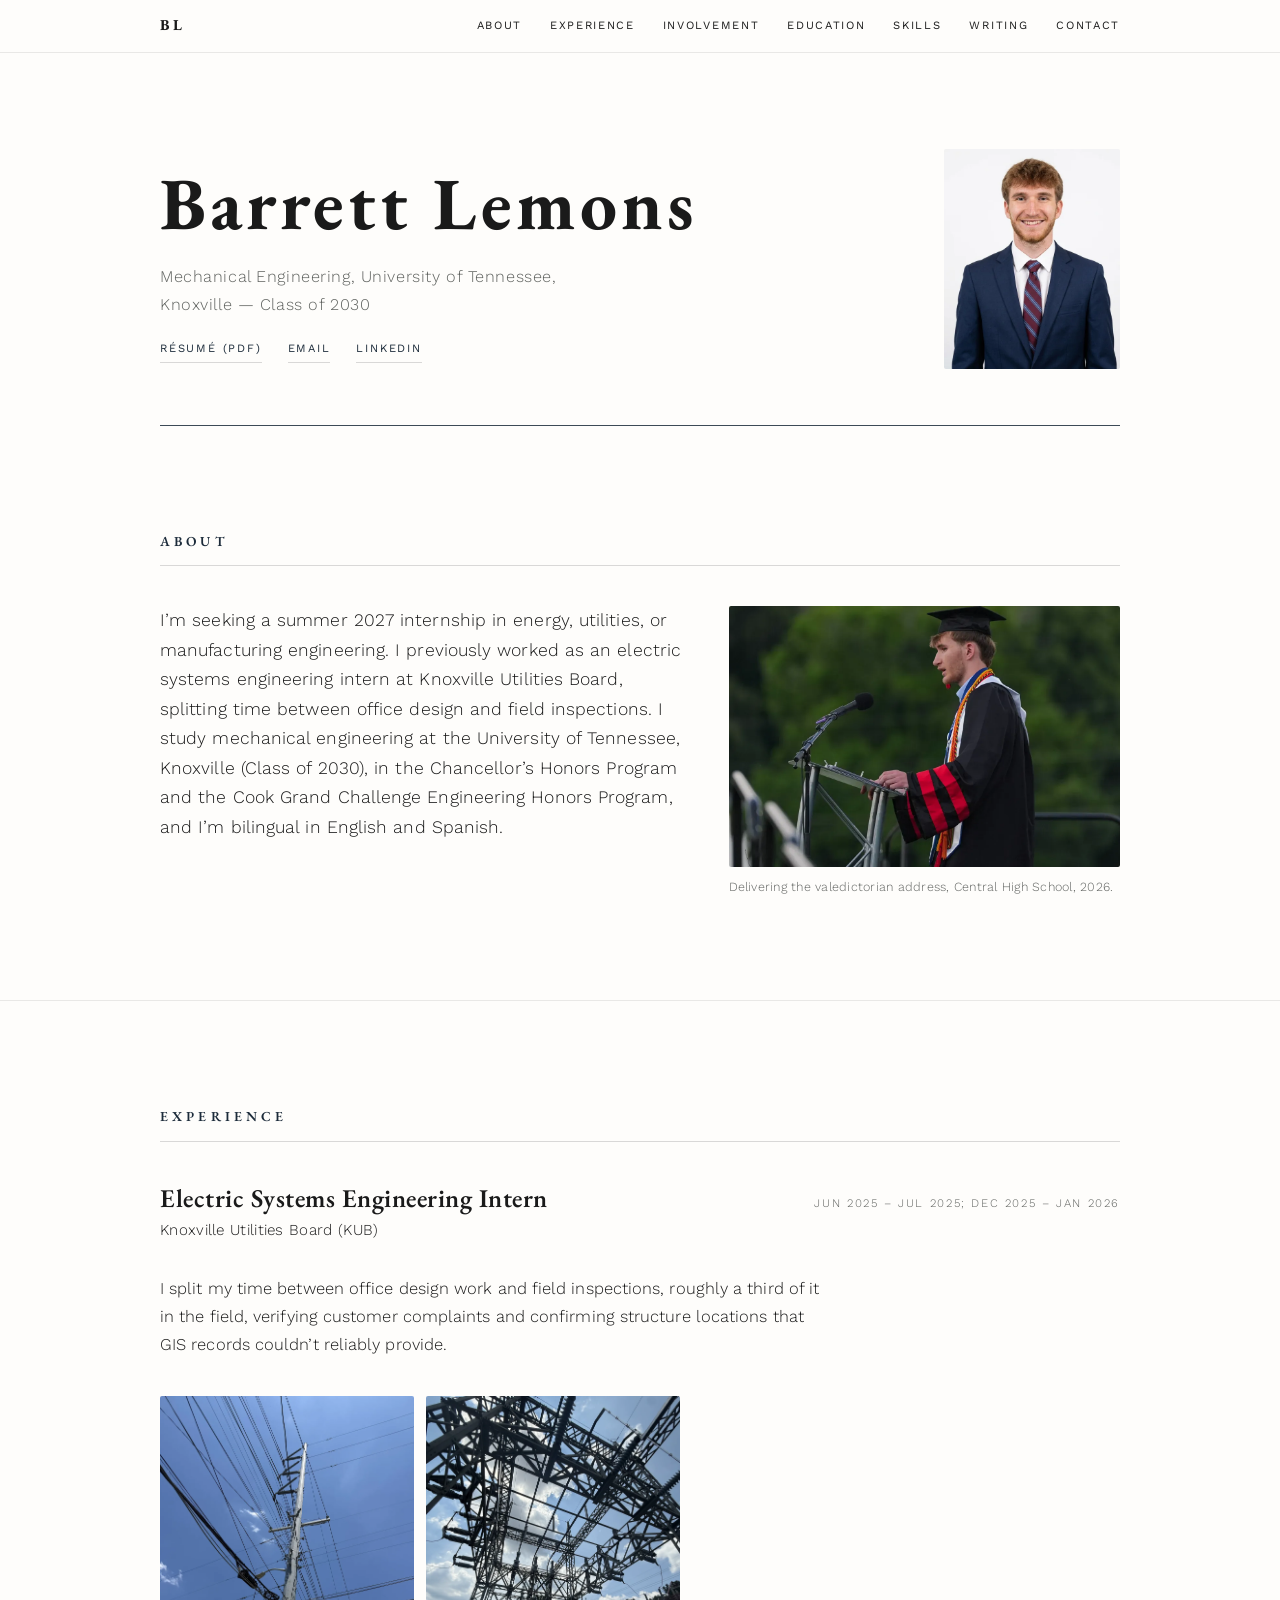
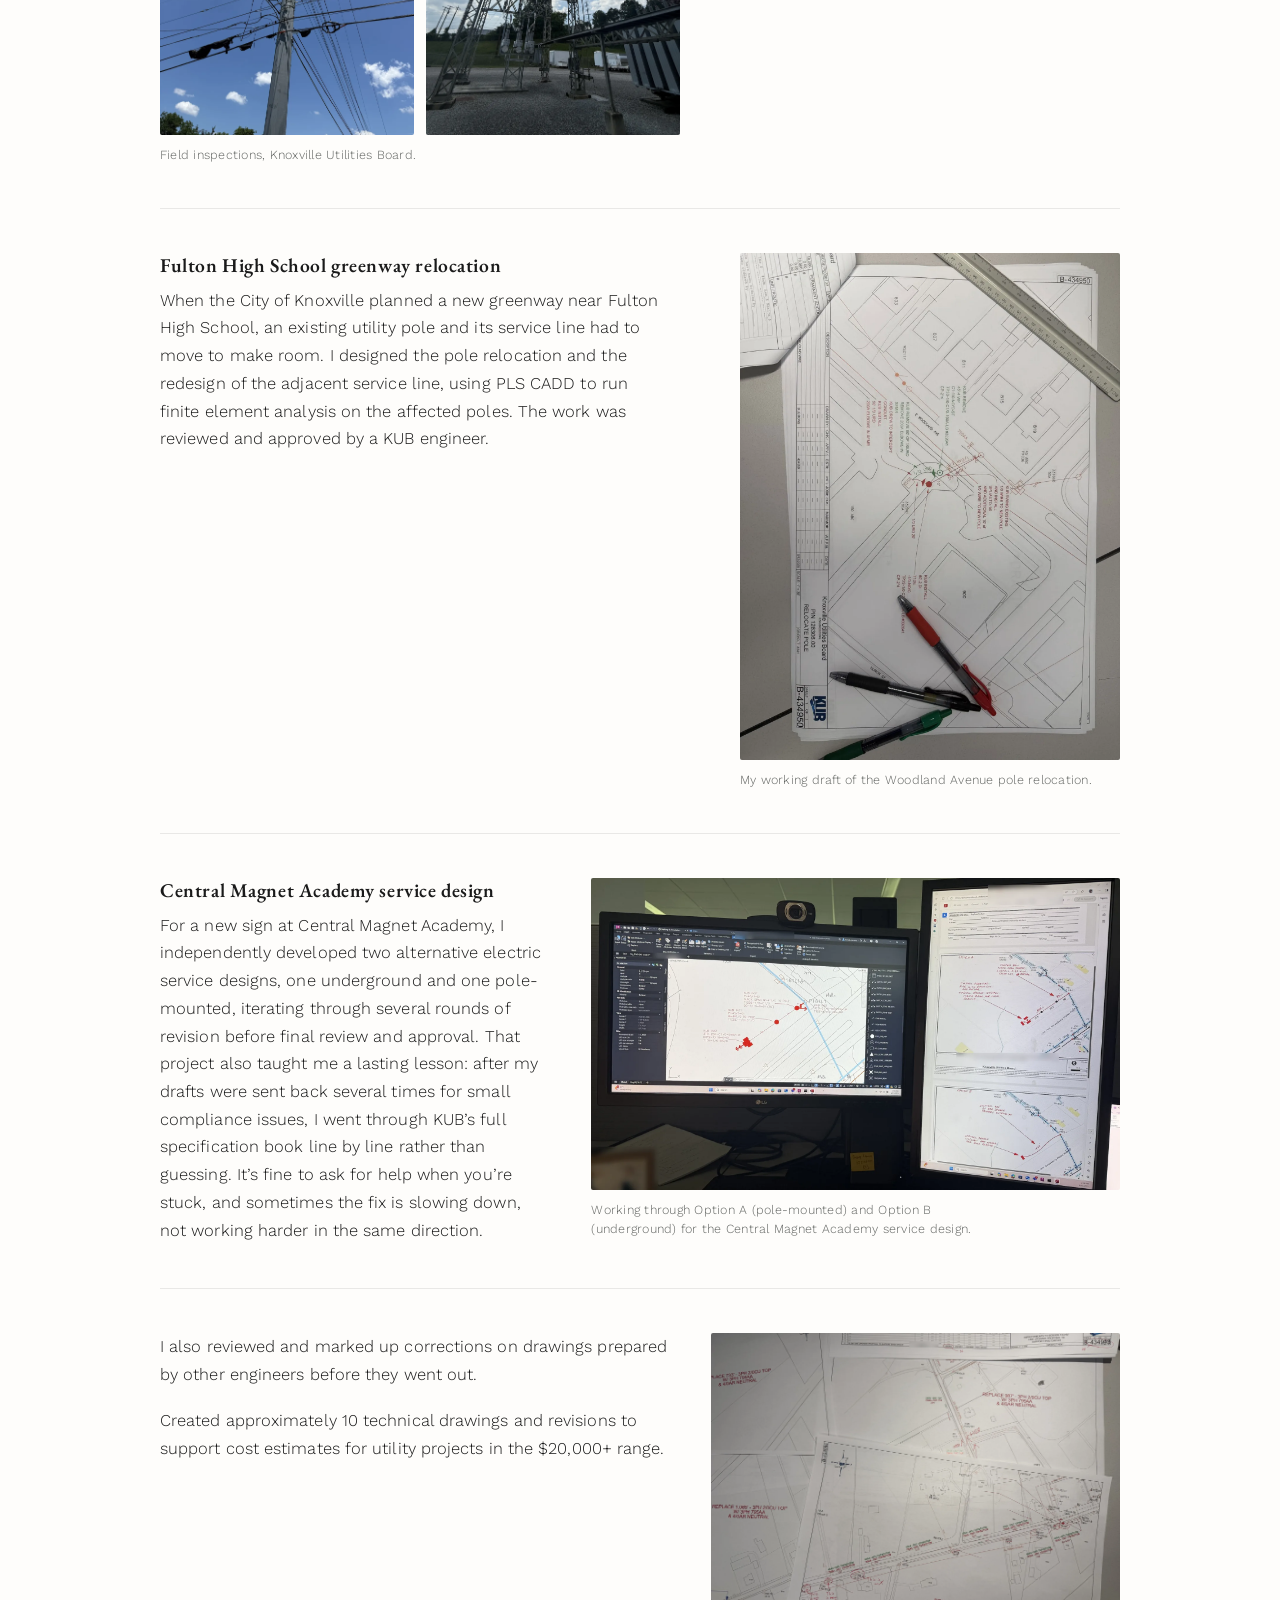
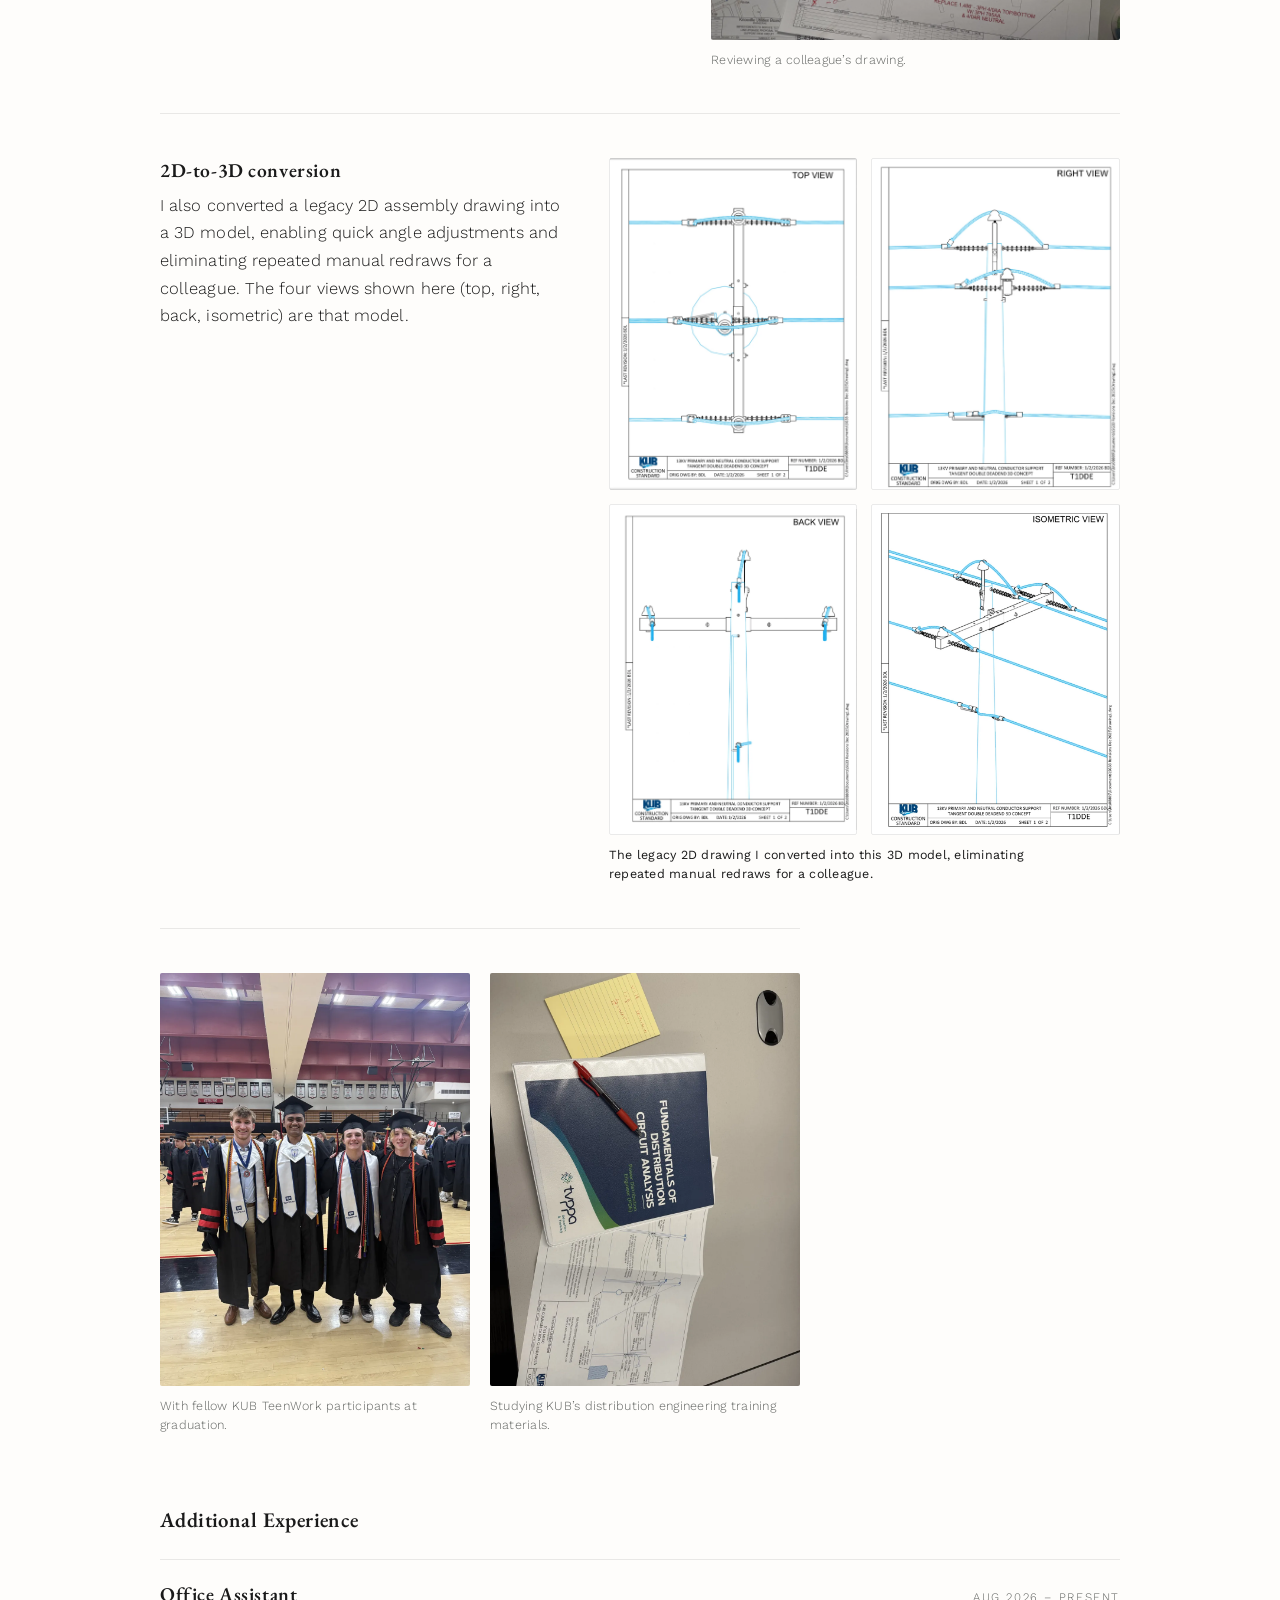
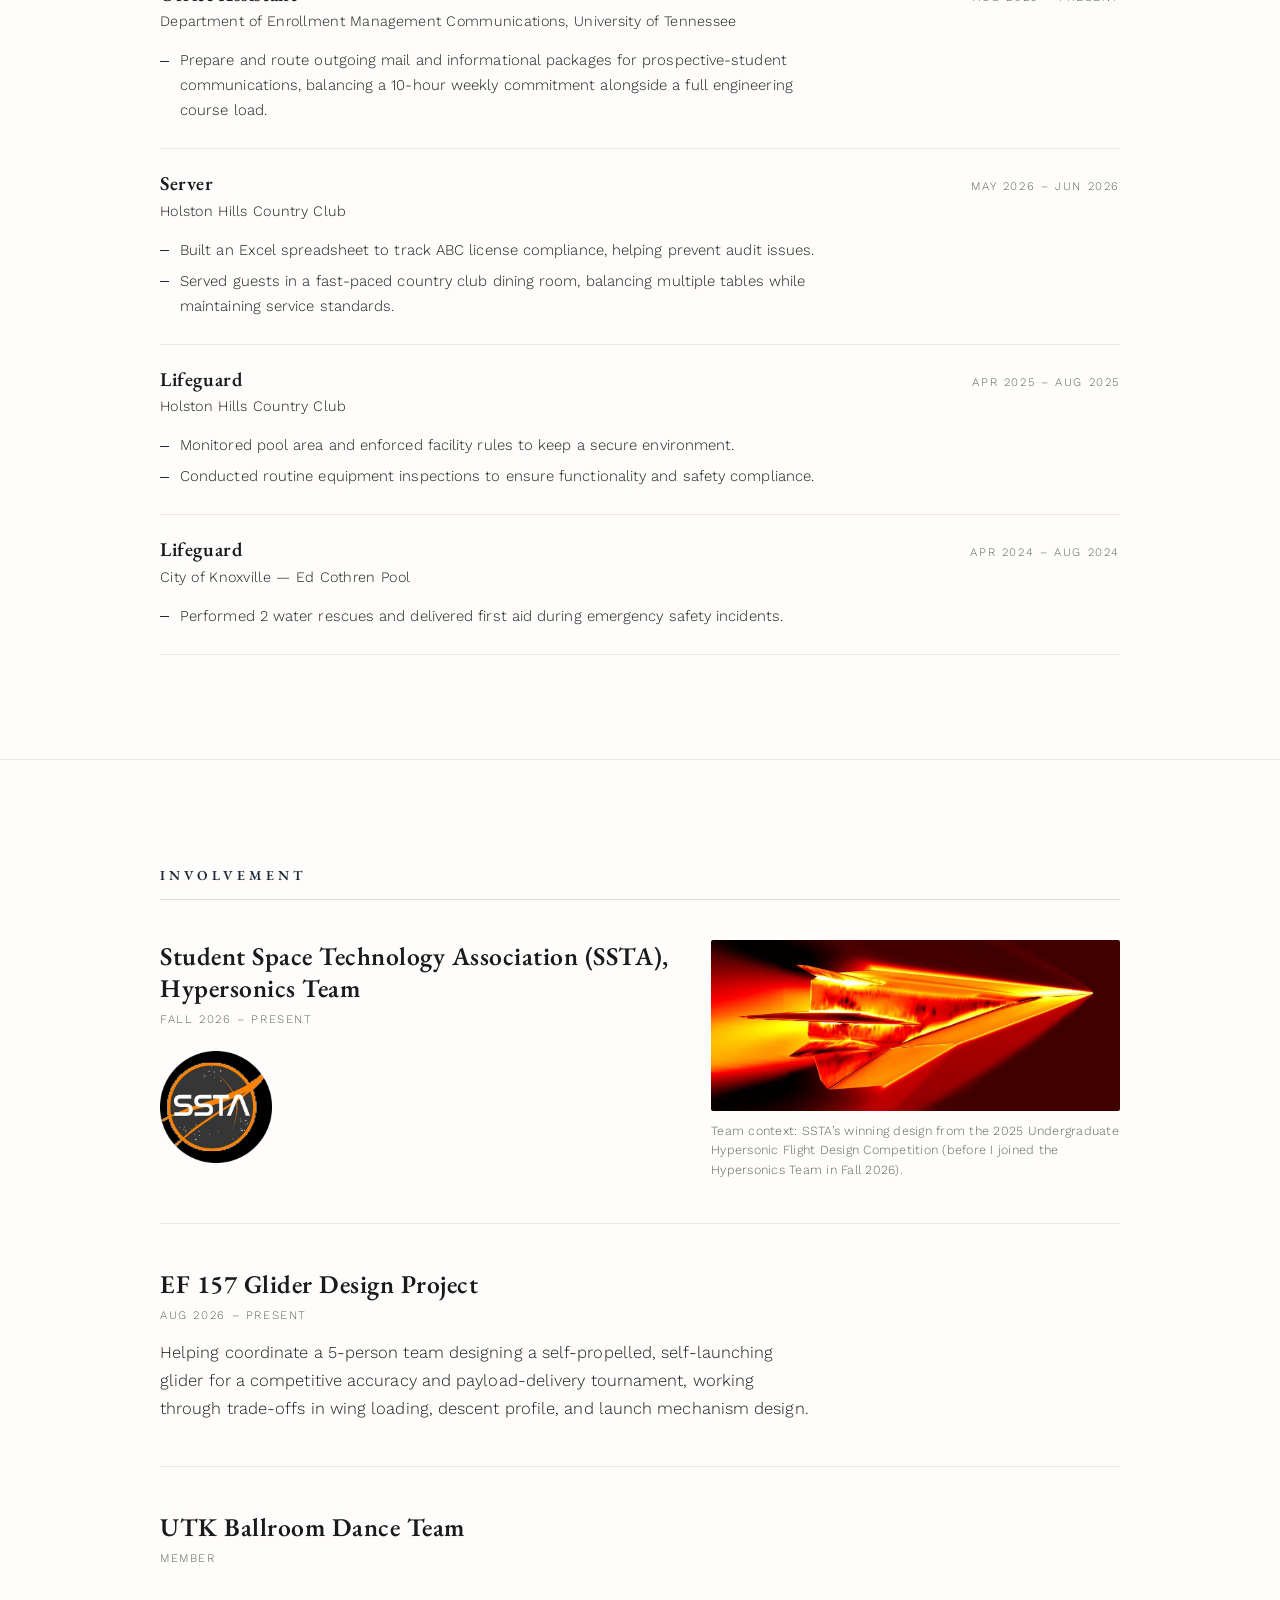
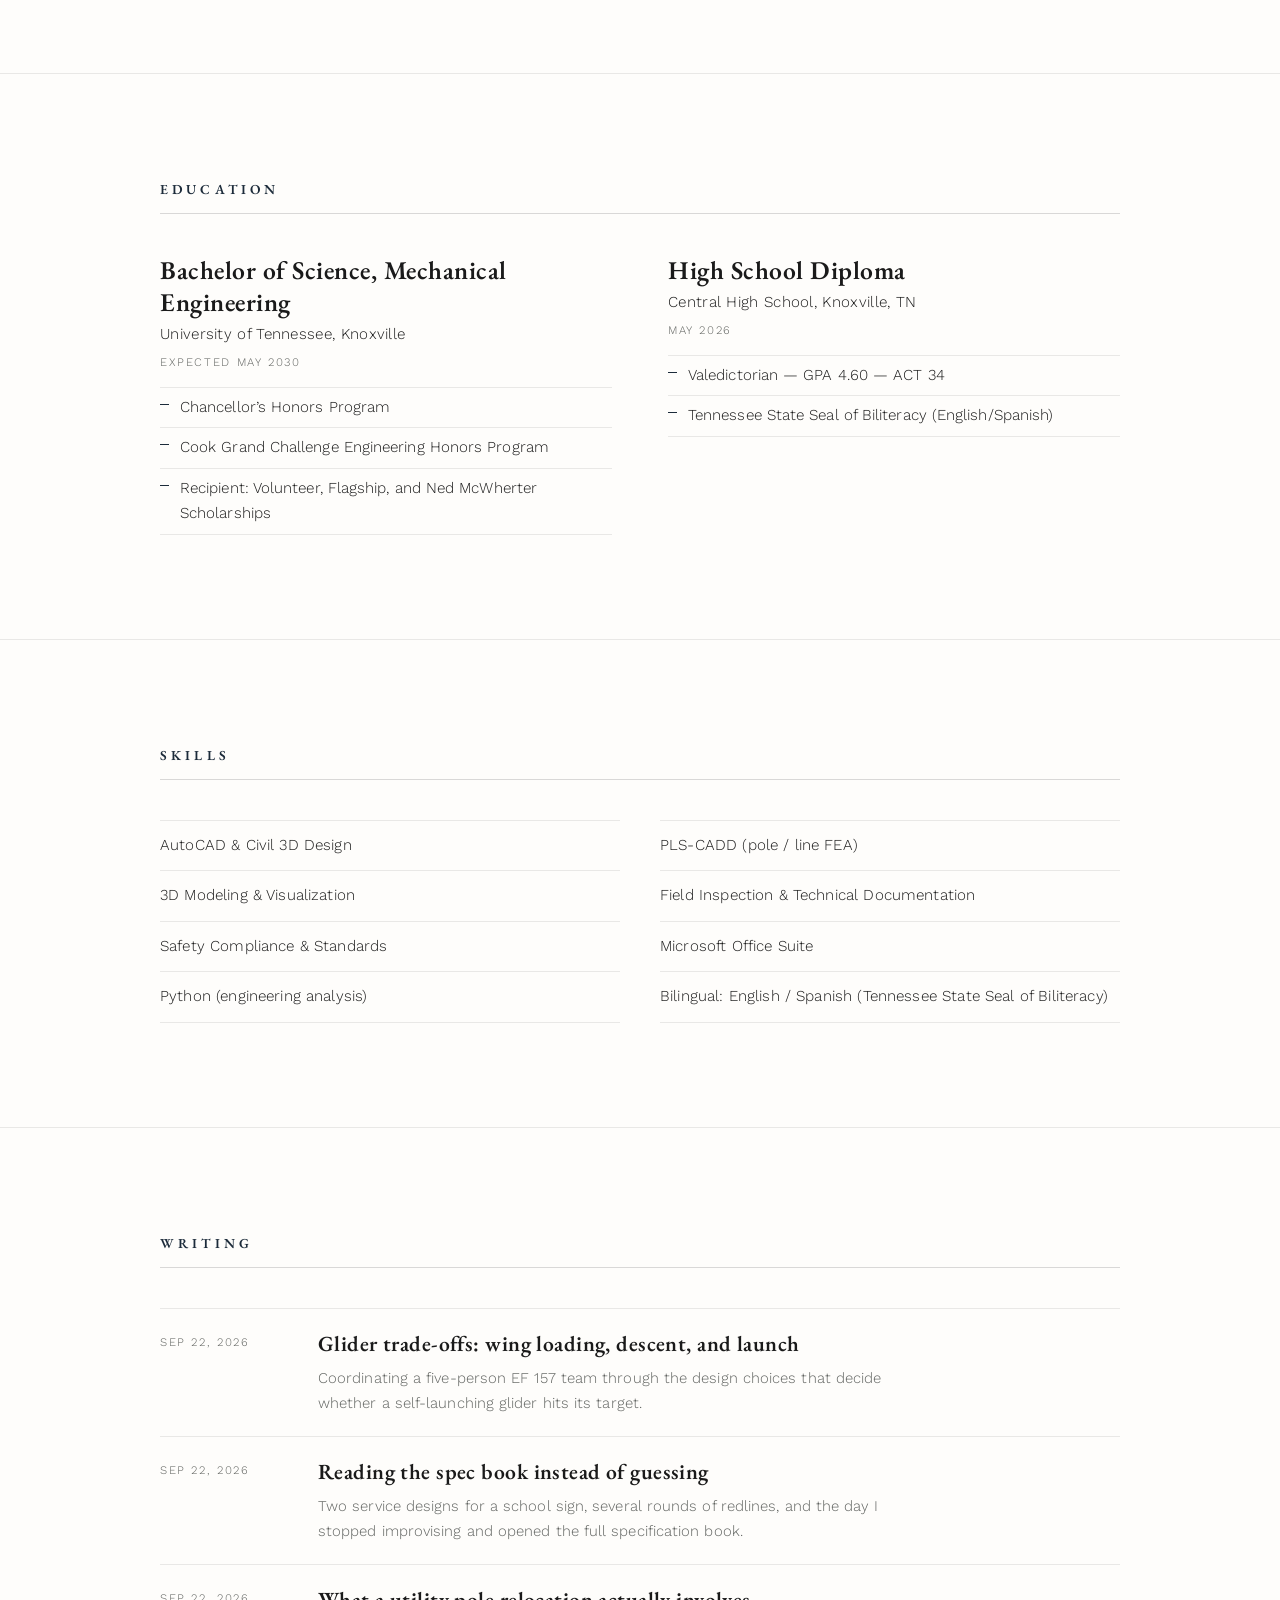
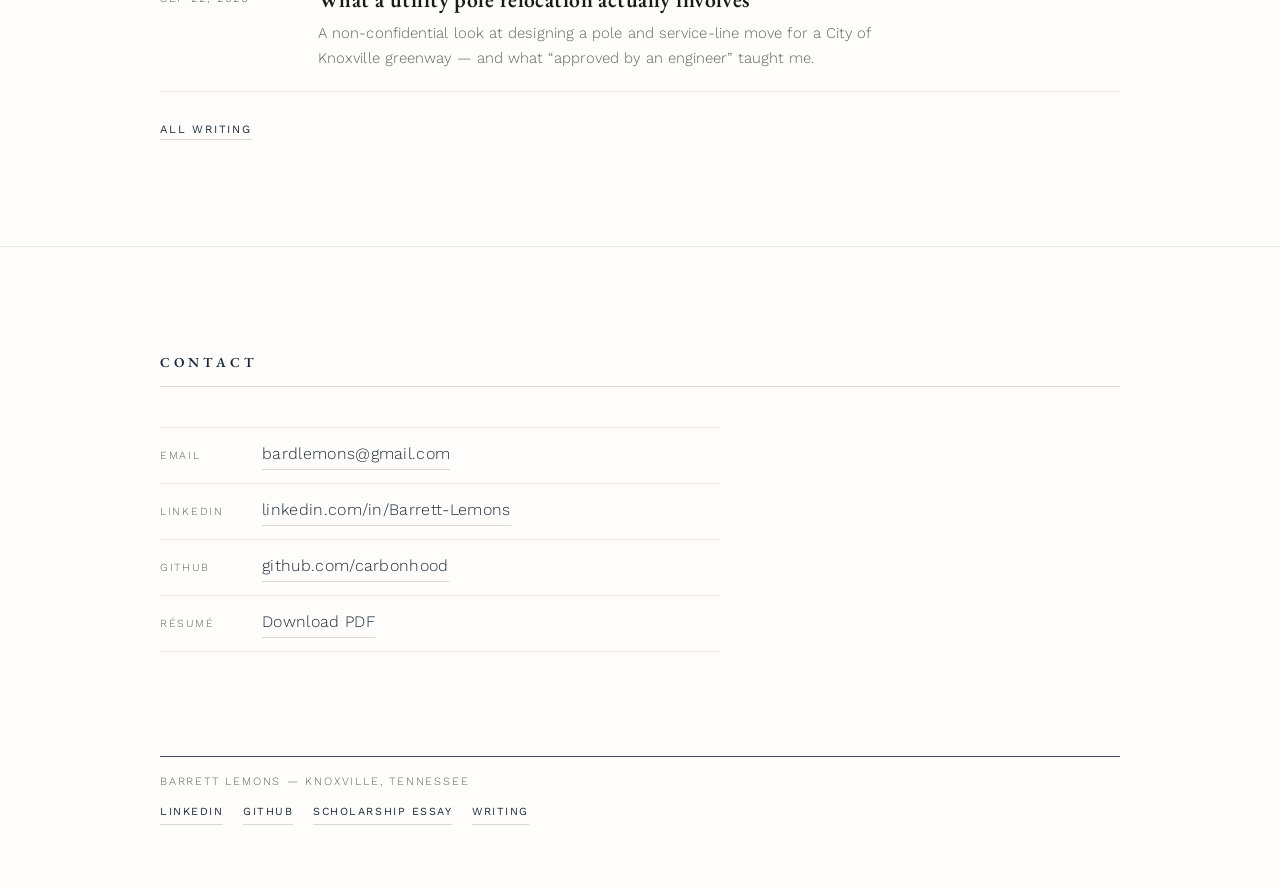
<file: website/index.html>
<!DOCTYPE html>
<html lang="en">
<head>
<meta charset="utf-8">
<meta name="viewport" content="width=device-width, initial-scale=1">
<title>Barrett Lemons — Mechanical Engineering, University of Tennessee, Knoxville</title>
<meta name="description" content="Barrett Lemons — mechanical engineering student at the University of Tennessee, Knoxville. Former electric systems engineering intern at Knoxville Utilities Board. Seeking a summer 2027 internship.">
<meta name="author" content="Barrett Lemons">
<meta name="theme-color" content="#FEFDFB">
<link rel="canonical" href="https://barrettlemons.com/">
<meta property="og:type" content="profile">
<meta property="og:url" content="https://barrettlemons.com/">
<meta property="og:site_name" content="Barrett Lemons">
<meta property="og:title" content="Barrett Lemons — Mechanical Engineering, University of Tennessee, Knoxville">
<meta property="og:description" content="Former electric systems engineering intern at Knoxville Utilities Board. Seeking a summer 2027 internship in energy, utilities, or manufacturing engineering.">
<meta property="og:image" content="https://barrettlemons.com/assets/og-image.jpg">
<meta property="og:image:width" content="1200">
<meta property="og:image:height" content="630">
<meta property="og:image:alt" content="Barrett Lemons — Mechanical Engineering, University of Tennessee, Knoxville">
<meta property="profile:first_name" content="Barrett">
<meta property="profile:last_name" content="Lemons">
<meta name="twitter:card" content="summary_large_image">
<script type="application/ld+json">
{
  "@context": "https://schema.org",
  "@type": "Person",
  "name": "Barrett Lemons",
  "url": "https://barrettlemons.com/",
  "image": "https://barrettlemons.com/assets/images/headshot.webp",
  "email": "mailto:bardlemons@gmail.com",
  "description": "Mechanical engineering student at the University of Tennessee, Knoxville. Former electric systems engineering intern at Knoxville Utilities Board. Seeking a summer 2027 internship in energy, utilities, or manufacturing.",
  "affiliation": { "@type": "CollegeOrUniversity", "name": "University of Tennessee, Knoxville" },
  "alumniOf": { "@type": "HighSchool", "name": "Central High School", "address": "Knoxville, TN" },
  "address": { "@type": "PostalAddress", "addressLocality": "Knoxville", "addressRegion": "TN", "addressCountry": "US" },
  "knowsLanguage": ["English", "Spanish"],
  "sameAs": [
    "https://www.linkedin.com/in/Barrett-Lemons",
    "https://github.com/carbonhood",
    "https://www.littlepink.org/stories/barrett-lemons-scholarship-winner/"
  ]
}
</script>
<link rel="icon" type="image/png" sizes="32x32" href="favicon-32.png">
<link rel="apple-touch-icon" href="apple-touch-icon.png">
<link rel="preconnect" href="https://fonts.googleapis.com">
<link rel="preconnect" href="https://fonts.gstatic.com" crossorigin>
<link href="https://fonts.googleapis.com/css2?family=EB+Garamond:wght@600;700&family=Work+Sans:wght@300;400;500&display=swap" rel="stylesheet">
<link rel="stylesheet" href="styles.css">
<script src="site.js" defer></script>
</head>
<body>

<a class="skip-link" href="#about">Skip to content</a>

<nav aria-label="Section navigation">
  <div class="wrap nav-inner">
    <a class="nav-mark" href="#top">BL</a>
    <ul class="nav-list">
      <li><a href="#about">About</a></li>
      <li><a href="#experience">Experience</a></li>
      <li><a href="#involvement">Involvement</a></li>
      <li><a href="#education">Education</a></li>
      <li><a href="#skills">Skills</a></li>
      <li data-writing-link hidden><a href="#writing">Writing</a></li>
      <li><a href="#contact">Contact</a></li>
    </ul>
  </div>
</nav>

<header id="top" class="hero">
  <div class="wrap hero-inner">
    <div class="hero-text">
      <h1>Barrett Lemons</h1>
      <p class="tagline">Mechanical Engineering, University of Tennessee, Knoxville — Class of 2030</p>
      <p class="hero-links">
        <a href="assets/Barrett-Lemons-Resume.pdf">Résumé (PDF)</a>
        <a href="mailto:bardlemons@gmail.com">Email</a>
        <a href="https://www.linkedin.com/in/Barrett-Lemons" rel="me noopener">LinkedIn</a>
      </p>
    </div>
    <figure class="hero-photo">
      <img src="assets/images/headshot.webp" alt="Portrait of Barrett Lemons" width="512" height="640" fetchpriority="high">
    </figure>
  </div>
  <div class="wrap"><hr class="rule-accent"></div>
</header>

<main>

  <section id="about" aria-labelledby="about-h">
    <div class="wrap">
      <h2 id="about-h" class="section-h">About</h2>
      <div class="split">
        <div class="split-text">
          <p class="lede">I&rsquo;m seeking a summer 2027 internship in energy, utilities, or manufacturing engineering. I previously worked as an electric systems engineering intern at Knoxville Utilities Board, splitting time between office design and field inspections. I study mechanical engineering at the University of Tennessee, Knoxville (Class of 2030), in the Chancellor&rsquo;s Honors Program and the Cook Grand Challenge Engineering Honors Program, and I&rsquo;m bilingual in English and Spanish.</p>
        </div>
        <figure class="figure">
          <a class="zoom" href="assets/images/graduation-speech.webp">
            <img src="assets/images/graduation-speech.webp" width="1206" height="804" loading="lazy"
                 alt="Barrett Lemons delivering the valedictorian address at a podium in cap and gown">
          </a>
          <figcaption>Delivering the valedictorian address, Central High School, 2026.</figcaption>
        </figure>
      </div>
    </div>
  </section>

  <section id="experience" aria-labelledby="experience-h">
    <div class="wrap">
      <h2 id="experience-h" class="section-h">Experience</h2>

      <article class="entry">
        <header class="entry-head">
          <h3>Electric Systems Engineering Intern</h3>
          <p class="org">Knoxville Utilities Board (KUB)</p>
          <p class="dates">Jun 2025 – Jul 2025; Dec 2025 – Jan 2026</p>
        </header>

        <p>I split my time between office design work and field inspections, roughly a third of it in the field, verifying customer complaints and confirming structure locations that GIS records couldn&rsquo;t reliably provide.</p>

        <figure class="figure pair-figure">
          <div class="pair">
            <a class="zoom" href="assets/images/field-visit-pole.webp">
              <img src="assets/images/field-visit-pole.webp" width="1050" height="1400" loading="lazy"
                   alt="Looking up at a distribution pole during a field inspection">
            </a>
            <a class="zoom" href="assets/images/field-visit-substation.webp">
              <img src="assets/images/field-visit-substation.webp" width="1050" height="1400" loading="lazy"
                   alt="Substation structure photographed during a field inspection">
            </a>
          </div>
          <figcaption>Field inspections, Knoxville Utilities Board.</figcaption>
        </figure>

        <div class="project">
          <div class="project-text">
            <h4>Fulton High School greenway relocation</h4>
            <p>When the City of Knoxville planned a new greenway near Fulton High School, an existing utility pole and its service line had to move to make room. I designed the pole relocation and the redesign of the adjacent service line, using PLS CADD to run finite element analysis on the affected poles. The work was reviewed and approved by a KUB engineer.</p>
          </div>
          <figure class="figure portrait">
            <a class="zoom" href="assets/images/woodland-ave-cad-photo.webp">
              <img src="assets/images/woodland-ave-cad-photo.webp" width="1350" height="1800" loading="lazy"
                   alt="Printed CAD drawing of the Woodland Avenue pole relocation, marked up with a ruler and colored pens">
            </a>
            <figcaption>My working draft of the Woodland Avenue pole relocation.</figcaption>
          </figure>
        </div>

        <div class="project project-feature">
          <div class="project-text">
            <h4>Central Magnet Academy service design</h4>
            <p>For a new sign at Central Magnet Academy, I independently developed two alternative electric service designs, one underground and one pole-mounted, iterating through several rounds of revision before final review and approval. That project also taught me a lasting lesson: after my drafts were sent back several times for small compliance issues, I went through KUB&rsquo;s full specification book line by line rather than guessing. It&rsquo;s fine to ask for help when you&rsquo;re stuck, and sometimes the fix is slowing down, not working harder in the same direction.</p>
          </div>
          <figure class="figure">
            <a class="zoom" href="assets/images/cma-workstation-photo.webp">
              <img src="assets/images/cma-workstation-photo.webp" width="1800" height="1062" loading="lazy"
                   alt="Two monitors showing Civil 3D with the Central Magnet Academy service design and the two lettered service options">
            </a>
            <figcaption>Working through Option A (pole-mounted) and Option B (underground) for the Central Magnet Academy service design.</figcaption>
          </figure>
        </div>

        <div class="project">
          <div class="project-text">
            <p>I also reviewed and marked up corrections on drawings prepared by other engineers before they went out.</p>
            <p>Created approximately 10 technical drawings and revisions to support cost estimates for utility projects in the $20,000+ range.</p>
          </div>
          <figure class="figure">
            <a class="zoom" href="assets/images/qa-corrections-photo.webp">
              <img src="assets/images/qa-corrections-photo.webp" width="1800" height="1350" loading="lazy"
                   alt="Paper drawing marked up with red-pen corrections and annotations">
            </a>
            <figcaption>Reviewing a colleague&rsquo;s drawing.</figcaption>
          </figure>
        </div>

        <div class="project project-wide">
          <div class="project-text">
            <h4>2D-to-3D conversion</h4>
            <p>I also converted a legacy 2D assembly drawing into a 3D model, enabling quick angle adjustments and eliminating repeated manual redraws for a colleague. The four views shown here (top, right, back, isometric) are that model.</p>
          </div>
          <figure class="figure">
            <div class="drawing-grid">
              <a class="zoom" href="assets/images/kub-drawing-top.webp">
                <img src="assets/images/kub-drawing-top.webp" width="1044" height="1400" loading="lazy" alt="Top view of the 3D model">
              </a>
              <a class="zoom" href="assets/images/kub-drawing-right.webp">
                <img src="assets/images/kub-drawing-right.webp" width="1021" height="1374" loading="lazy" alt="Right view of the 3D model">
              </a>
              <a class="zoom" href="assets/images/kub-drawing-back.webp">
                <img src="assets/images/kub-drawing-back.webp" width="1079" height="1391" loading="lazy" alt="Back view of the 3D model">
              </a>
              <a class="zoom" href="assets/images/kub-drawing-isometric.webp">
                <img src="assets/images/kub-drawing-isometric.webp" width="890" height="1186" loading="lazy" alt="Isometric view of the 3D model">
              </a>
            </div>
            <figcaption class="caption-strong">The legacy 2D drawing I converted into this 3D model, eliminating repeated manual redraws for a colleague.</figcaption>
          </figure>
        </div>

        <div class="support-pair">
          <figure class="figure">
            <a class="zoom" href="assets/images/kub-teenwork-group.webp">
              <img src="assets/images/kub-teenwork-group.webp" width="1050" height="1400" loading="lazy"
                   alt="Four graduates in caps and gowns wearing KUB TeenWork stoles">
            </a>
            <figcaption>With fellow KUB TeenWork participants at graduation.</figcaption>
          </figure>
          <figure class="figure">
            <a class="zoom" href="assets/images/study-desk.webp">
              <img src="assets/images/study-desk.webp" width="1050" height="1400" loading="lazy"
                   alt="TVPPA Fundamentals of Distribution Circuit Analysis training binder beside a handwritten notepad of circuit formulas">
            </a>
            <figcaption>Studying KUB&rsquo;s distribution engineering training materials.</figcaption>
          </figure>
        </div>
      </article>

      <div class="minor">
        <h3 class="minor-h">Additional Experience</h3>

        <article class="minor-entry">
          <header class="entry-head">
            <h4>Office Assistant</h4>
            <p class="org">Department of Enrollment Management Communications, University of Tennessee</p>
            <p class="dates">Aug 2026 – present</p>
          </header>
          <ul class="plain">
            <li>Prepare and route outgoing mail and informational packages for prospective-student communications, balancing a 10-hour weekly commitment alongside a full engineering course load.</li>
          </ul>
        </article>

        <article class="minor-entry">
          <header class="entry-head">
            <h4>Server</h4>
            <p class="org">Holston Hills Country Club</p>
            <p class="dates">May 2026 – Jun 2026</p>
          </header>
          <ul class="plain">
            <li>Built an Excel spreadsheet to track ABC license compliance, helping prevent audit issues.</li>
            <li>Served guests in a fast-paced country club dining room, balancing multiple tables while maintaining service standards.</li>
          </ul>
        </article>

        <article class="minor-entry">
          <header class="entry-head">
            <h4>Lifeguard</h4>
            <p class="org">Holston Hills Country Club</p>
            <p class="dates">Apr 2025 – Aug 2025</p>
          </header>
          <ul class="plain">
            <li>Monitored pool area and enforced facility rules to keep a secure environment.</li>
            <li>Conducted routine equipment inspections to ensure functionality and safety compliance.</li>
          </ul>
        </article>

        <article class="minor-entry">
          <header class="entry-head">
            <h4>Lifeguard</h4>
            <p class="org">City of Knoxville — Ed Cothren Pool</p>
            <p class="dates">Apr 2024 – Aug 2024</p>
          </header>
          <ul class="plain">
            <li>Performed 2 water rescues and delivered first aid during emergency safety incidents.</li>
          </ul>
        </article>
      </div>
    </div>
  </section>

  <section id="involvement" aria-labelledby="involvement-h">
    <div class="wrap">
      <h2 id="involvement-h" class="section-h">Involvement</h2>

      <article class="entry">
        <div class="project project-flush">
          <div class="project-text">
            <h3>Student Space Technology Association (SSTA), Hypersonics Team</h3>
            <p class="dates">Fall 2026 – present</p>
            <img class="org-logo" src="assets/images/ssta-logo.webp" width="320" height="320" loading="lazy"
                 alt="Student Space Technology Association logo">
          </div>
          <figure class="figure">
            <a class="zoom" href="assets/images/ssta-hypersonics-render.webp">
              <img src="assets/images/ssta-hypersonics-render.webp" width="1280" height="535" loading="lazy"
                   alt="Render of a hypersonic vehicle design by the Student Space Technology Association">
            </a>
            <figcaption>Team context: SSTA&rsquo;s winning design from the 2025 Undergraduate Hypersonic Flight Design Competition (before I joined the Hypersonics Team in Fall 2026).</figcaption>
          </figure>
        </div>

        <div class="entry-block">
          <h3>EF 157 Glider Design Project</h3>
          <p class="dates">Aug 2026 – present</p>
          <p>Helping coordinate a 5-person team designing a self-propelled, self-launching glider for a competitive accuracy and payload-delivery tournament, working through trade-offs in wing loading, descent profile, and launch mechanism design.</p>
        </div>

        <div class="entry-block">
          <h3>UTK Ballroom Dance Team</h3>
          <p class="dates">Member</p>
        </div>
      </article>
    </div>
  </section>

  <section id="education" aria-labelledby="education-h">
    <div class="wrap">
      <h2 id="education-h" class="section-h">Education</h2>

      <div class="edu">
        <div class="edu-item">
          <h3>Bachelor of Science, Mechanical Engineering</h3>
          <p class="org">University of Tennessee, Knoxville</p>
          <p class="dates">Expected May 2030</p>
          <ul class="plain">
            <li>Chancellor&rsquo;s Honors Program</li>
            <li>Cook Grand Challenge Engineering Honors Program</li>
            <li>Recipient: Volunteer, Flagship, and Ned McWherter Scholarships</li>
          </ul>
        </div>

        <div class="edu-item">
          <h3>High School Diploma</h3>
          <p class="org">Central High School, Knoxville, TN</p>
          <p class="dates">May 2026</p>
          <ul class="plain">
            <li>Valedictorian — GPA 4.60 — ACT 34</li>
            <li>Tennessee State Seal of Biliteracy (English/Spanish)</li>
          </ul>
        </div>
      </div>
    </div>
  </section>

  <section id="skills" aria-labelledby="skills-h">
    <div class="wrap">
      <h2 id="skills-h" class="section-h">Skills</h2>
      <ul class="skills">
        <li>AutoCAD &amp; Civil 3D Design</li>
        <li>PLS-CADD (pole / line FEA)</li>
        <li>3D Modeling &amp; Visualization</li>
        <li>Field Inspection &amp; Technical Documentation</li>
        <li>Safety Compliance &amp; Standards</li>
        <li>Microsoft Office Suite</li>
        <li>Python (engineering analysis)</li>
        <li>Bilingual: English / Spanish (Tennessee State Seal of Biliteracy)</li>
      </ul>
    </div>
  </section>

  <!-- Appears automatically once writing/posts.json has at least one entry. -->
  <section id="writing" aria-labelledby="writing-h" hidden>
    <div class="wrap">
      <h2 id="writing-h" class="section-h">Writing</h2>
      <ol class="post-list" data-posts data-limit="3" data-base="writing/"></ol>
      <p class="more-link"><a href="writing/">All writing</a></p>
    </div>
  </section>

  <section id="contact" aria-labelledby="contact-h">
    <div class="wrap">
      <h2 id="contact-h" class="section-h">Contact</h2>
      <ul class="contact-list">
        <li><span class="label">Email</span><a href="mailto:bardlemons@gmail.com">bardlemons@gmail.com</a></li>
        <li><span class="label">LinkedIn</span><a href="https://www.linkedin.com/in/Barrett-Lemons" rel="me noopener">linkedin.com/in/Barrett-Lemons</a></li>
        <li><span class="label">GitHub</span><a href="https://github.com/carbonhood" rel="me noopener">github.com/carbonhood</a></li>
        <li><span class="label">Résumé</span><a href="assets/Barrett-Lemons-Resume.pdf">Download PDF</a></li>
      </ul>
    </div>
  </section>

</main>

<footer>
  <div class="wrap">
    <hr class="rule-accent">
    <p>Barrett Lemons — Knoxville, Tennessee</p>
    <p class="footer-links">
      <a href="https://www.linkedin.com/in/Barrett-Lemons" rel="me noopener">LinkedIn</a>
      <a href="https://github.com/carbonhood" rel="me noopener">GitHub</a>
      <a href="https://www.littlepink.org/stories/barrett-lemons-scholarship-winner/" rel="noopener">Scholarship essay</a>
      <a href="writing/">Writing</a>
    </p>
  </div>
</footer>

</body>
</html>
</file>
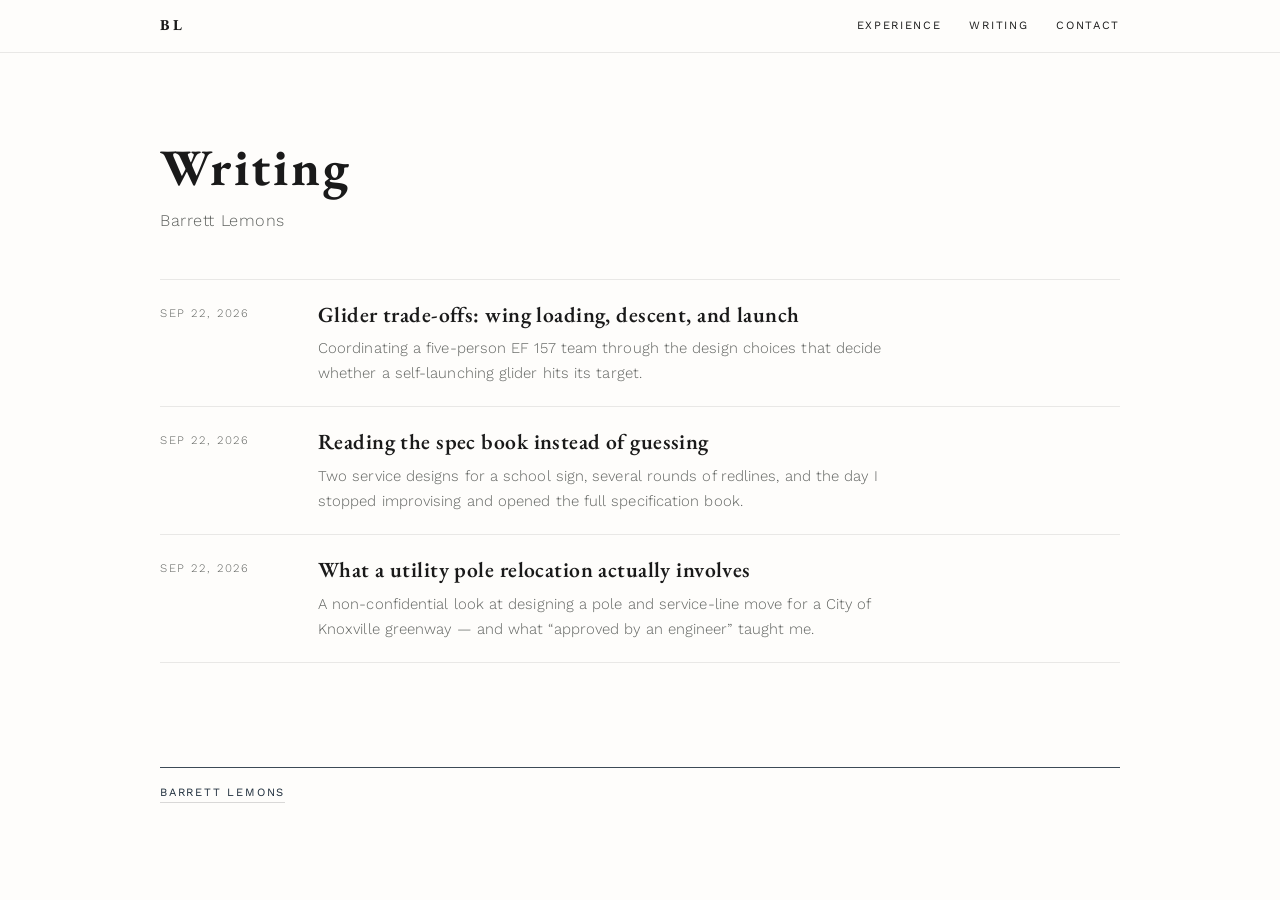
<file: website/writing/index.html>
<!DOCTYPE html>
<html lang="en">
<head>
<meta charset="utf-8">
<meta name="viewport" content="width=device-width, initial-scale=1">
<title>Writing — Barrett Lemons</title>
<meta name="description" content="Notes and write-ups by Barrett Lemons, mechanical engineering student at the University of Tennessee, Knoxville.">
<meta name="theme-color" content="#FEFDFB">
<link rel="canonical" href="https://barrettlemons.com/writing/">
<meta property="og:url" content="https://barrettlemons.com/writing/">
<meta property="og:title" content="Writing — Barrett Lemons">
<meta property="og:description" content="Notes and write-ups by Barrett Lemons, mechanical engineering student at the University of Tennessee, Knoxville.">
<link rel="icon" type="image/png" sizes="32x32" href="../favicon-32.png">
<link rel="apple-touch-icon" href="../apple-touch-icon.png">
<link rel="preconnect" href="https://fonts.googleapis.com">
<link rel="preconnect" href="https://fonts.gstatic.com" crossorigin>
<link href="https://fonts.googleapis.com/css2?family=EB+Garamond:wght@600;700&family=Work+Sans:wght@300;400;500&display=swap" rel="stylesheet">
<link rel="stylesheet" href="../styles.css">
<script src="../site.js" defer></script>
</head>
<body>

<nav aria-label="Site navigation">
  <div class="wrap nav-inner">
    <a class="nav-mark" href="../">BL</a>
    <ul class="nav-list">
      <li><a href="../#experience">Experience</a></li>
      <li><a href="./">Writing</a></li>
      <li><a href="../#contact">Contact</a></li>
    </ul>
  </div>
</nav>

<header class="page-head">
  <div class="wrap">
    <h1>Writing</h1>
    <p class="tagline">Barrett Lemons</p>
  </div>
</header>

<main>
  <div class="wrap">
    <ol class="post-list" data-posts data-base=""></ol>
    <p class="empty-note" data-posts-empty hidden>No posts yet.</p>
    <noscript><p class="empty-note">The post list needs JavaScript. Individual posts work without it.</p></noscript>
  </div>
</main>

<footer>
  <div class="wrap">
    <hr class="rule-accent" style="margin-top: var(--space-section);">
    <p><a class="back-link" href="../">Barrett Lemons</a></p>
  </div>
</footer>

</body>
</html>
</file>
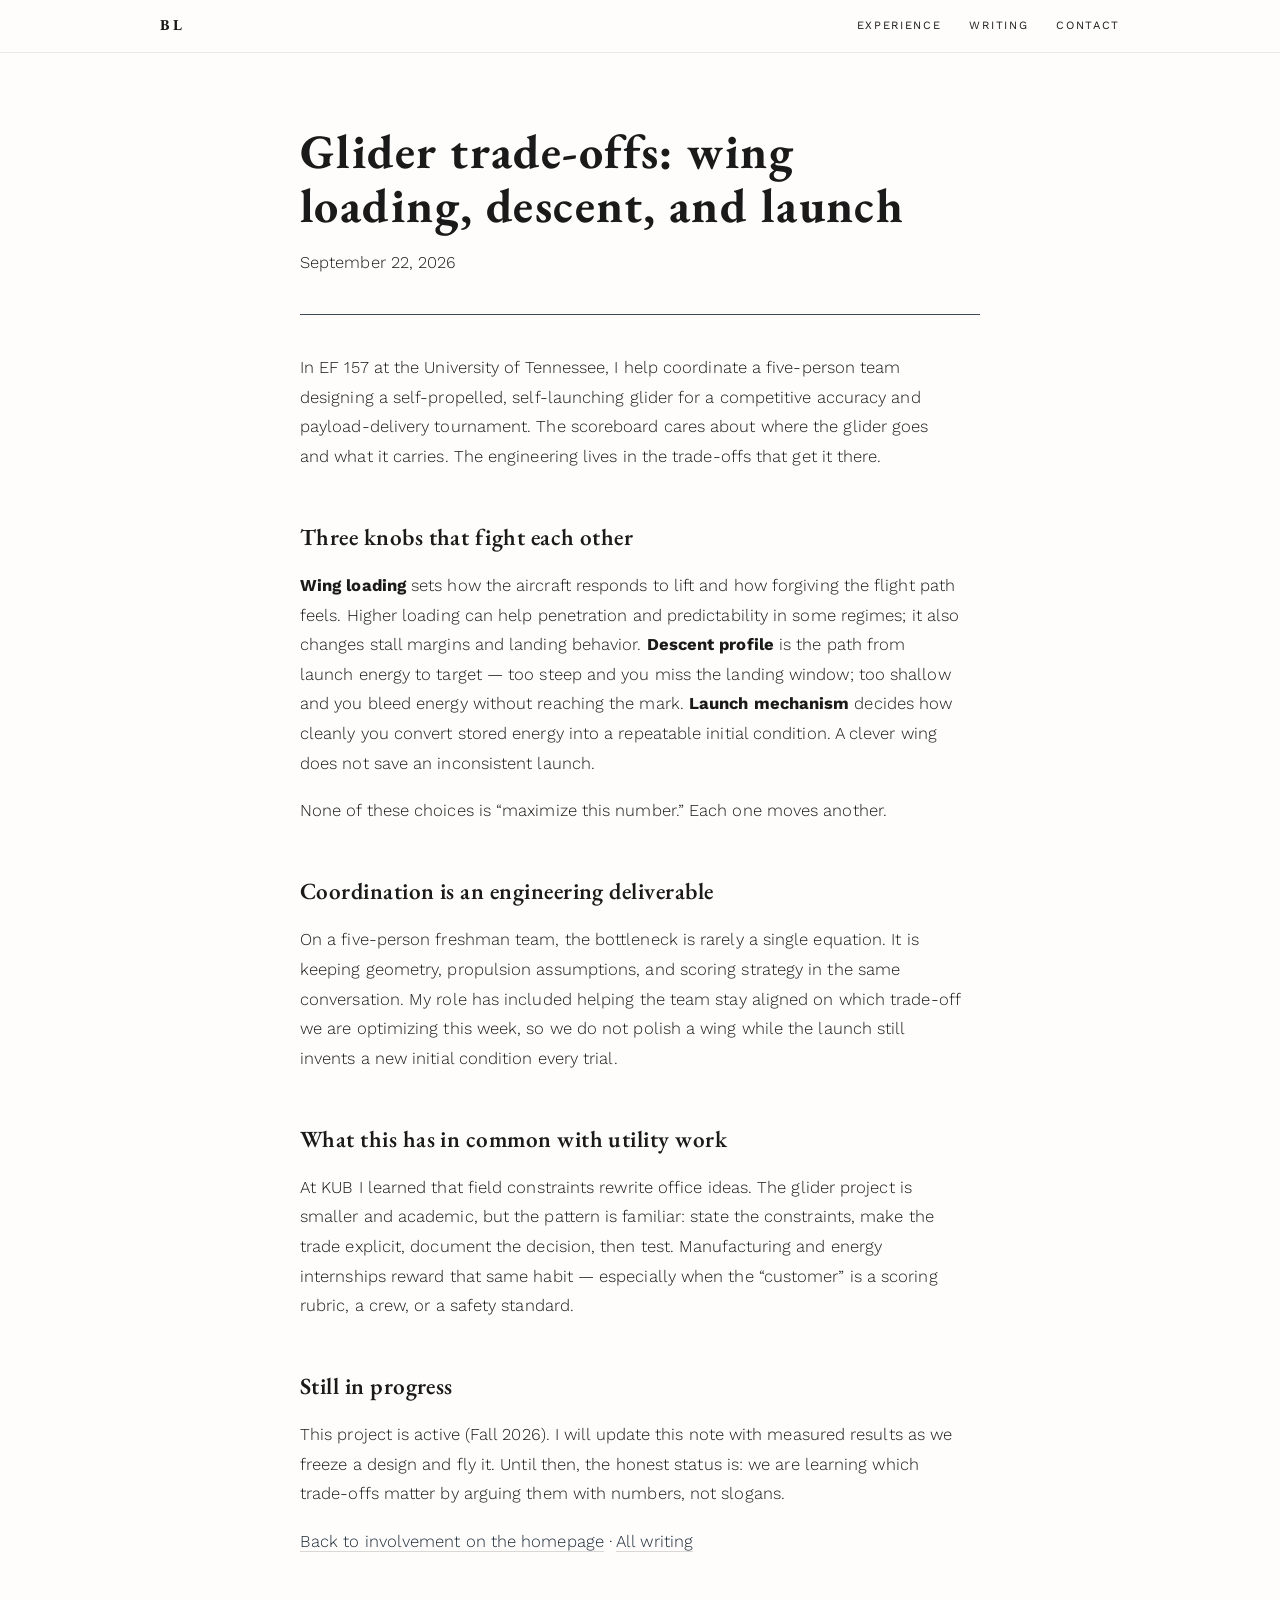
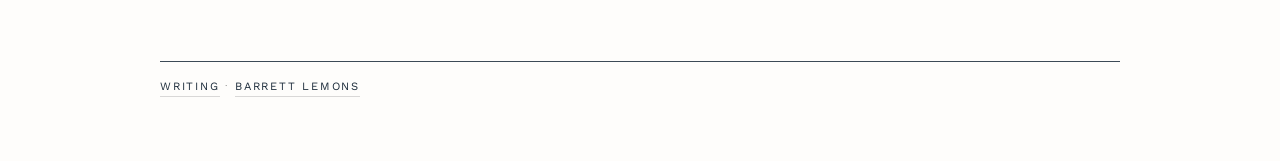
<file: website/writing/glider-trade-offs.html>
<!DOCTYPE html>
<html lang="en">
<head>
<meta charset="utf-8">
<meta name="viewport" content="width=device-width, initial-scale=1">
<title>Glider trade-offs: wing loading, descent, and launch — Barrett Lemons</title>
<meta name="description" content="Coordinating a five-person EF 157 team through wing loading, descent profile, and launch mechanism trade-offs on a self-launching glider.">
<meta name="theme-color" content="#FEFDFB">
<link rel="canonical" href="https://barrettlemons.com/writing/glider-trade-offs.html">
<meta property="og:type" content="article">
<meta property="og:url" content="https://barrettlemons.com/writing/glider-trade-offs.html">
<meta property="og:title" content="Glider trade-offs: wing loading, descent, and launch">
<meta property="og:description" content="Design trade-offs on a self-propelled, self-launching glider for a competitive accuracy and payload-delivery tournament.">
<meta property="og:image" content="https://barrettlemons.com/assets/og-image.jpg">
<link rel="icon" type="image/png" sizes="32x32" href="../favicon-32.png">
<link rel="apple-touch-icon" href="../apple-touch-icon.png">
<link rel="preconnect" href="https://fonts.googleapis.com">
<link rel="preconnect" href="https://fonts.gstatic.com" crossorigin>
<link href="https://fonts.googleapis.com/css2?family=EB+Garamond:wght@600;700&family=Work+Sans:wght@300;400;500&display=swap" rel="stylesheet">
<link rel="stylesheet" href="../styles.css">
<script src="../site.js" defer></script>
</head>
<body>

<nav aria-label="Site navigation">
  <div class="wrap nav-inner">
    <a class="nav-mark" href="../">BL</a>
    <ul class="nav-list">
      <li><a href="../#experience">Experience</a></li>
      <li><a href="./">Writing</a></li>
      <li><a href="../#contact">Contact</a></li>
    </ul>
  </div>
</nav>

<article class="article">
  <div class="wrap">
    <h1>Glider trade-offs: wing loading, descent, and launch</h1>
    <p class="post-meta"><time datetime="2026-09-22">September 22, 2026</time></p>
    <hr class="rule-accent">

    <div class="body">
      <p>In EF 157 at the University of Tennessee, I help coordinate a five-person team designing a self-propelled, self-launching glider for a competitive accuracy and payload-delivery tournament. The scoreboard cares about where the glider goes and what it carries. The engineering lives in the trade-offs that get it there.</p>

      <h2>Three knobs that fight each other</h2>
      <p><strong>Wing loading</strong> sets how the aircraft responds to lift and how forgiving the flight path feels. Higher loading can help penetration and predictability in some regimes; it also changes stall margins and landing behavior. <strong>Descent profile</strong> is the path from launch energy to target — too steep and you miss the landing window; too shallow and you bleed energy without reaching the mark. <strong>Launch mechanism</strong> decides how cleanly you convert stored energy into a repeatable initial condition. A clever wing does not save an inconsistent launch.</p>

      <p>None of these choices is “maximize this number.” Each one moves another.</p>

      <h2>Coordination is an engineering deliverable</h2>
      <p>On a five-person freshman team, the bottleneck is rarely a single equation. It is keeping geometry, propulsion assumptions, and scoring strategy in the same conversation. My role has included helping the team stay aligned on which trade-off we are optimizing this week, so we do not polish a wing while the launch still invents a new initial condition every trial.</p>

      <h2>What this has in common with utility work</h2>
      <p>At KUB I learned that field constraints rewrite office ideas. The glider project is smaller and academic, but the pattern is familiar: state the constraints, make the trade explicit, document the decision, then test. Manufacturing and energy internships reward that same habit — especially when the “customer” is a scoring rubric, a crew, or a safety standard.</p>

      <h2>Still in progress</h2>
      <p>This project is active (Fall 2026). I will update this note with measured results as we freeze a design and fly it. Until then, the honest status is: we are learning which trade-offs matter by arguing them with numbers, not slogans.</p>

      <p><a href="../#involvement">Back to involvement on the homepage</a> · <a href="./">All writing</a></p>
    </div>
  </div>
</article>

<footer>
  <div class="wrap">
    <hr class="rule-accent">
    <p><a class="back-link" href="./">Writing</a> · <a class="back-link" href="../">Barrett Lemons</a></p>
  </div>
</footer>

</body>
</html>
</file>
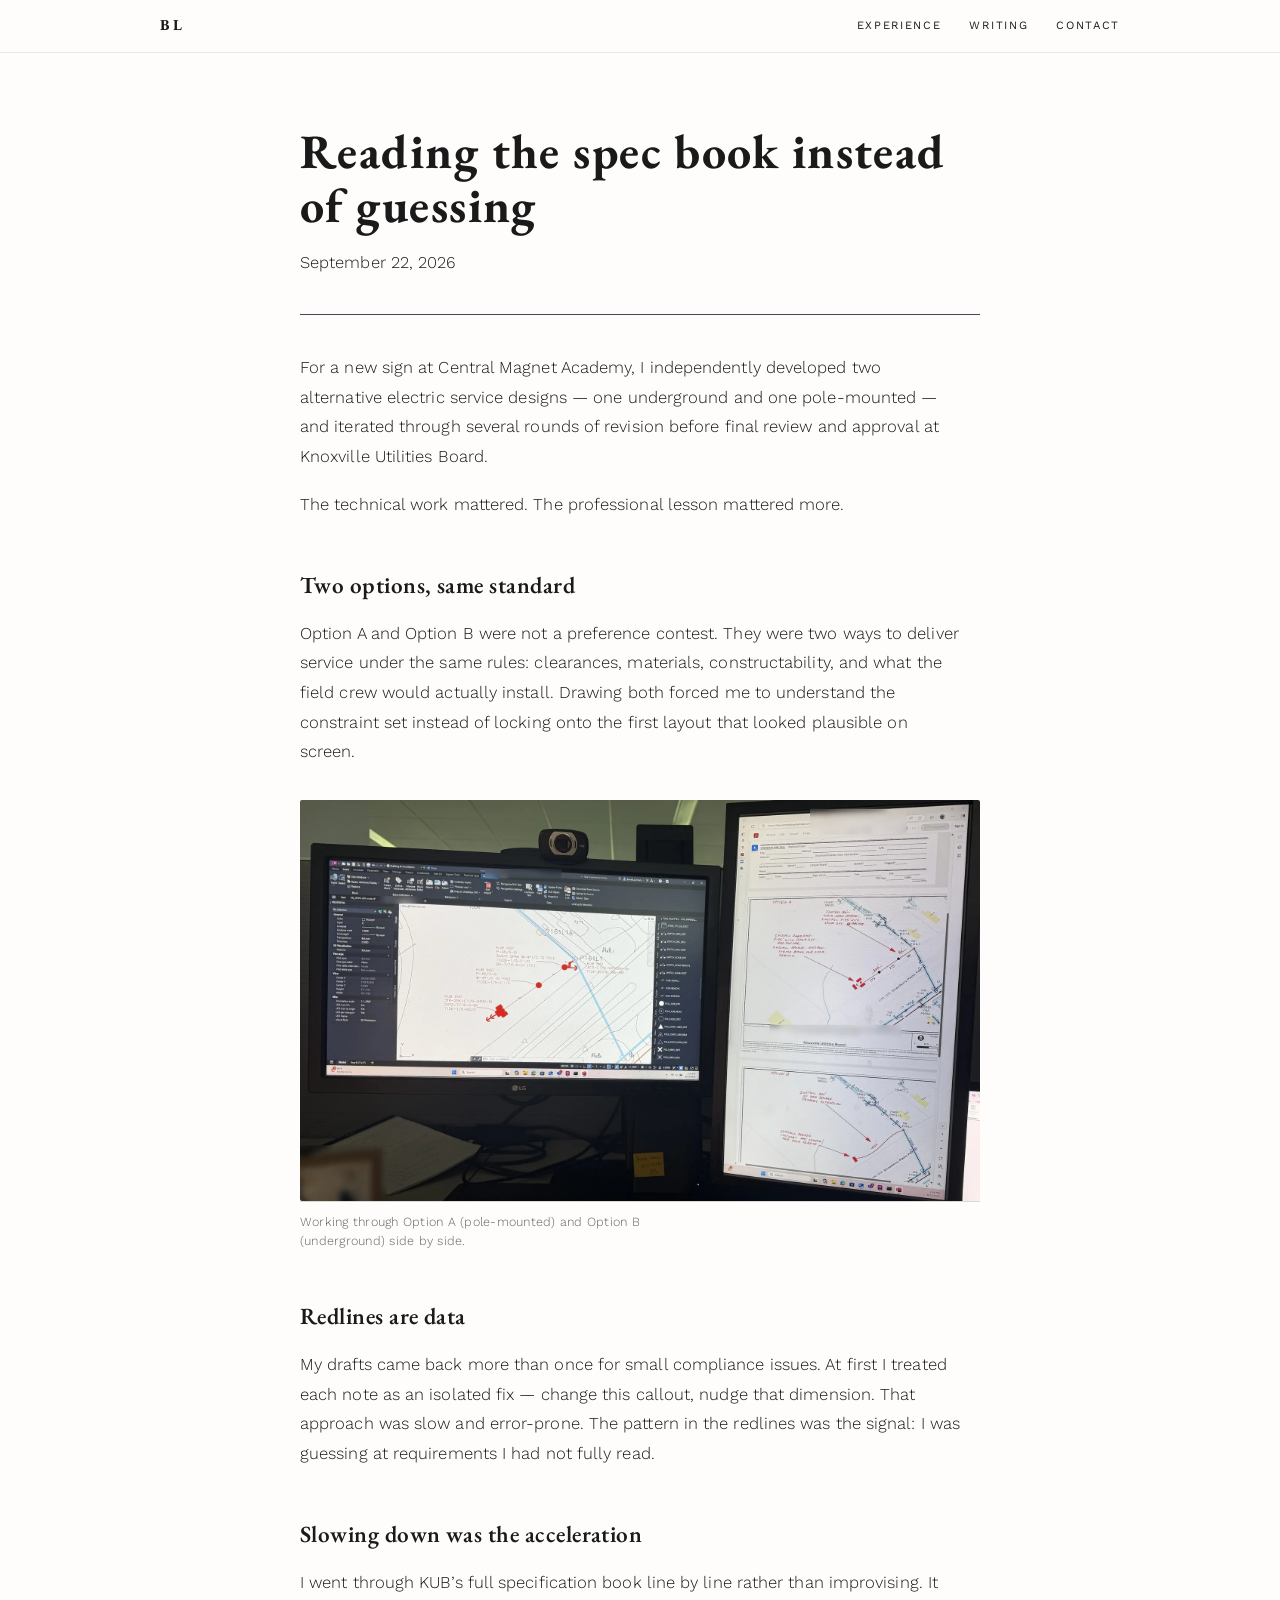
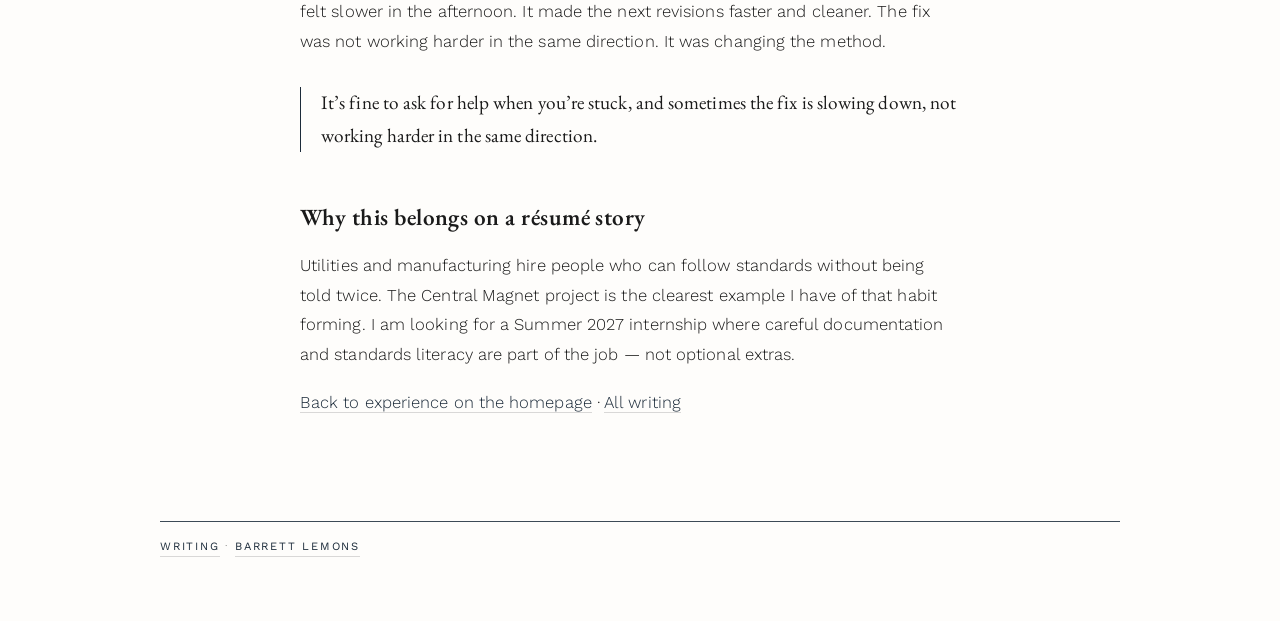
<file: website/writing/reading-the-spec-book.html>
<!DOCTYPE html>
<html lang="en">
<head>
<meta charset="utf-8">
<meta name="viewport" content="width=device-width, initial-scale=1">
<title>Reading the spec book instead of guessing — Barrett Lemons</title>
<meta name="description" content="Two electric service designs for a school sign, several rounds of redlines, and the day I opened KUB’s full specification book instead of improvising.">
<meta name="theme-color" content="#FEFDFB">
<link rel="canonical" href="https://barrettlemons.com/writing/reading-the-spec-book.html">
<meta property="og:type" content="article">
<meta property="og:url" content="https://barrettlemons.com/writing/reading-the-spec-book.html">
<meta property="og:title" content="Reading the spec book instead of guessing">
<meta property="og:description" content="How compliance redlines taught me to slow down and read the full utility specification book.">
<meta property="og:image" content="https://barrettlemons.com/assets/og-image.jpg">
<link rel="icon" type="image/png" sizes="32x32" href="../favicon-32.png">
<link rel="apple-touch-icon" href="../apple-touch-icon.png">
<link rel="preconnect" href="https://fonts.googleapis.com">
<link rel="preconnect" href="https://fonts.gstatic.com" crossorigin>
<link href="https://fonts.googleapis.com/css2?family=EB+Garamond:wght@600;700&family=Work+Sans:wght@300;400;500&display=swap" rel="stylesheet">
<link rel="stylesheet" href="../styles.css">
<script src="../site.js" defer></script>
</head>
<body>

<nav aria-label="Site navigation">
  <div class="wrap nav-inner">
    <a class="nav-mark" href="../">BL</a>
    <ul class="nav-list">
      <li><a href="../#experience">Experience</a></li>
      <li><a href="./">Writing</a></li>
      <li><a href="../#contact">Contact</a></li>
    </ul>
  </div>
</nav>

<article class="article">
  <div class="wrap">
    <h1>Reading the spec book instead of guessing</h1>
    <p class="post-meta"><time datetime="2026-09-22">September 22, 2026</time></p>
    <hr class="rule-accent">

    <div class="body">
      <p>For a new sign at Central Magnet Academy, I independently developed two alternative electric service designs — one underground and one pole-mounted — and iterated through several rounds of revision before final review and approval at Knoxville Utilities Board.</p>

      <p>The technical work mattered. The professional lesson mattered more.</p>

      <h2>Two options, same standard</h2>
      <p>Option A and Option B were not a preference contest. They were two ways to deliver service under the same rules: clearances, materials, constructability, and what the field crew would actually install. Drawing both forced me to understand the constraint set instead of locking onto the first layout that looked plausible on screen.</p>

      <figure class="figure">
        <a class="zoom" href="../assets/images/cma-workstation-photo.webp">
          <img src="../assets/images/cma-workstation-photo.webp" width="1800" height="1062" loading="lazy"
               alt="Two monitors showing Civil 3D with the Central Magnet Academy service design and the two lettered service options">
        </a>
        <figcaption>Working through Option A (pole-mounted) and Option B (underground) side by side.</figcaption>
      </figure>

      <h2>Redlines are data</h2>
      <p>My drafts came back more than once for small compliance issues. At first I treated each note as an isolated fix — change this callout, nudge that dimension. That approach was slow and error-prone. The pattern in the redlines was the signal: I was guessing at requirements I had not fully read.</p>

      <h2>Slowing down was the acceleration</h2>
      <p>I went through KUB’s full specification book line by line rather than improvising. It felt slower in the afternoon. It made the next revisions faster and cleaner. The fix was not working harder in the same direction. It was changing the method.</p>

      <blockquote>It’s fine to ask for help when you’re stuck, and sometimes the fix is slowing down, not working harder in the same direction.</blockquote>

      <h2>Why this belongs on a résumé story</h2>
      <p>Utilities and manufacturing hire people who can follow standards without being told twice. The Central Magnet project is the clearest example I have of that habit forming. I am looking for a Summer 2027 internship where careful documentation and standards literacy are part of the job — not optional extras.</p>

      <p><a href="../#experience">Back to experience on the homepage</a> · <a href="./">All writing</a></p>
    </div>
  </div>
</article>

<footer>
  <div class="wrap">
    <hr class="rule-accent">
    <p><a class="back-link" href="./">Writing</a> · <a class="back-link" href="../">Barrett Lemons</a></p>
  </div>
</footer>

</body>
</html>
</file>
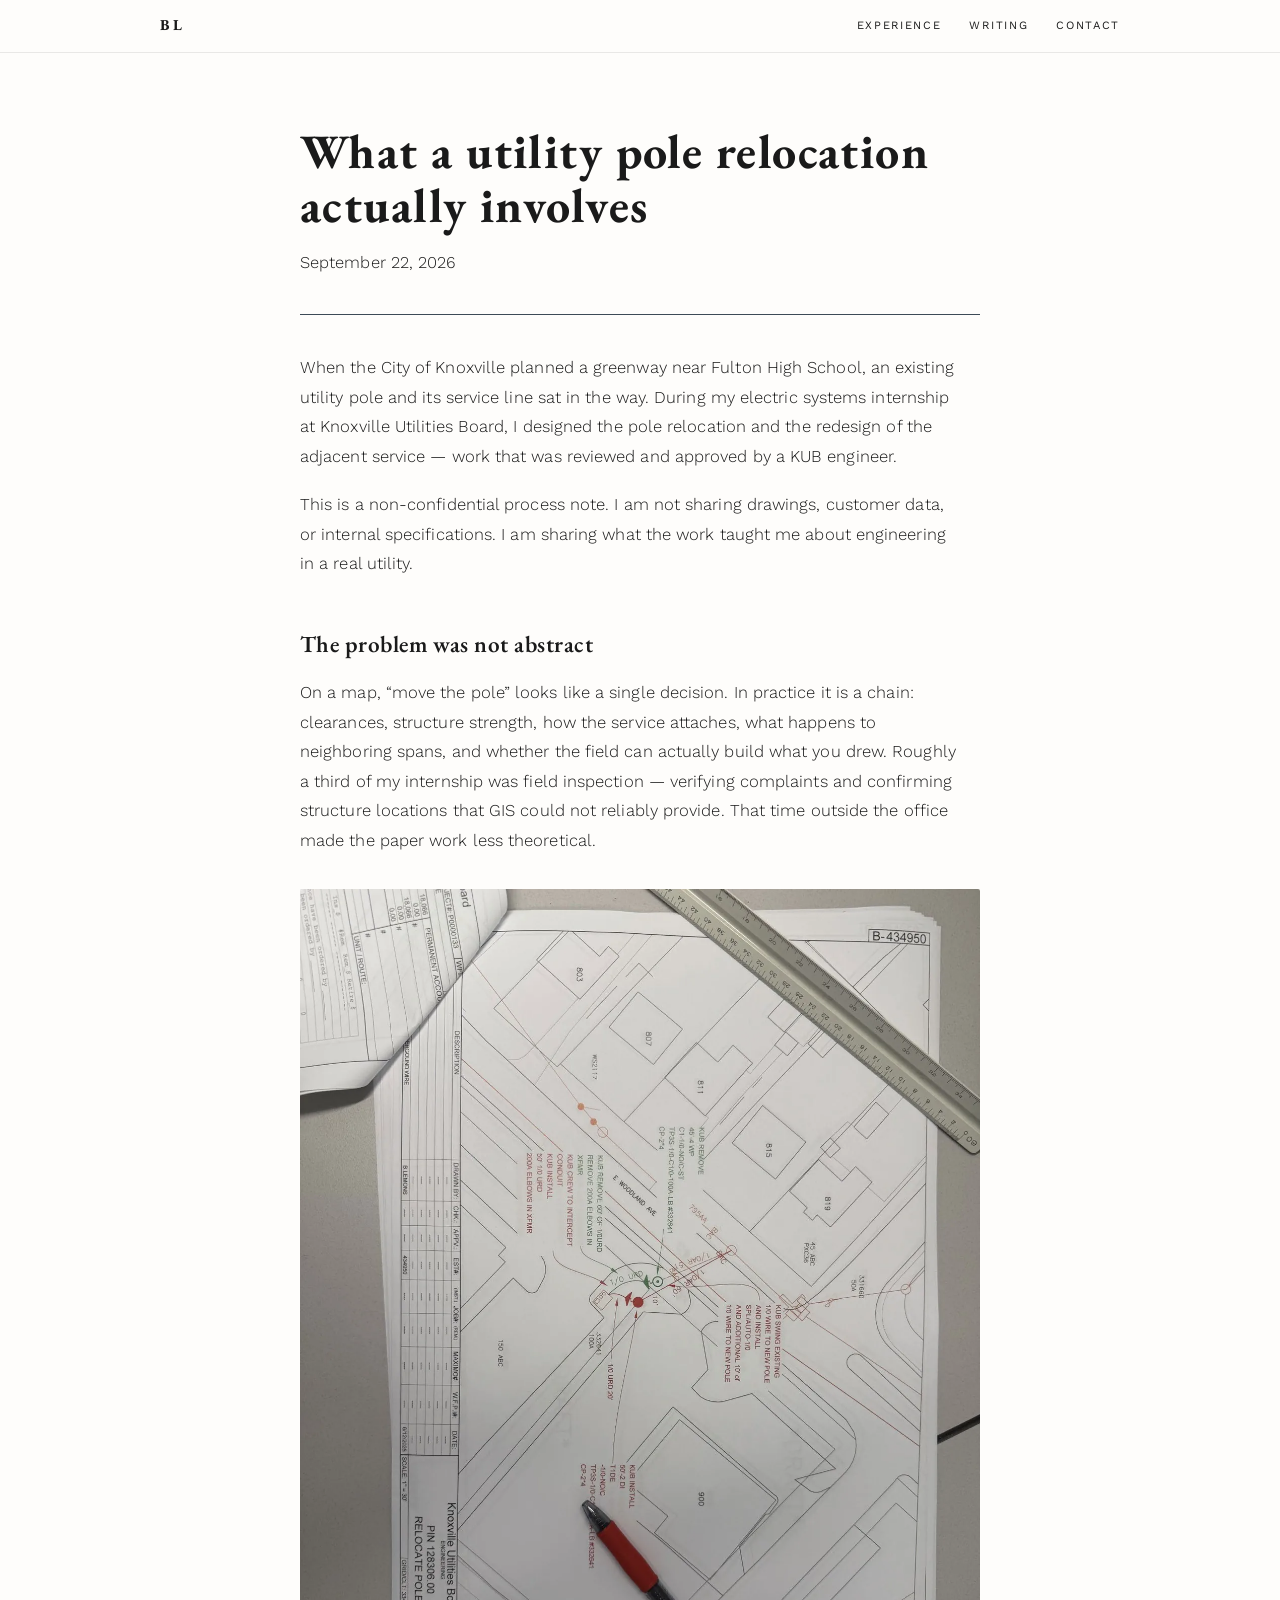
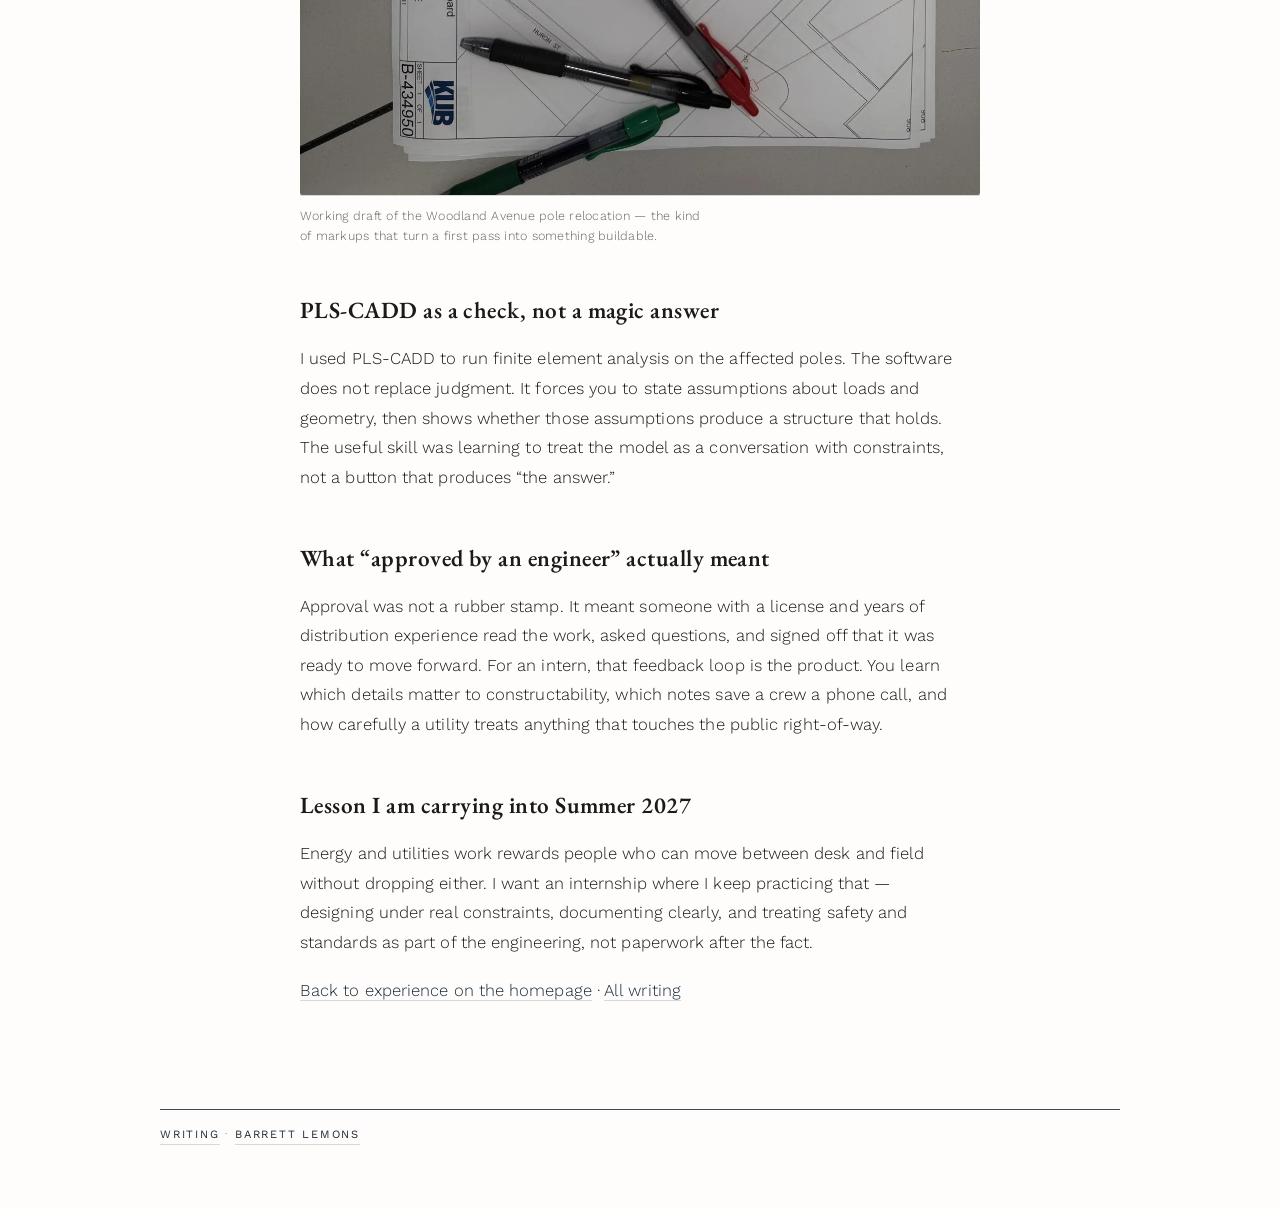
<file: website/writing/utility-pole-relocation.html>
<!DOCTYPE html>
<html lang="en">
<head>
<meta charset="utf-8">
<meta name="viewport" content="width=device-width, initial-scale=1">
<title>What a utility pole relocation actually involves — Barrett Lemons</title>
<meta name="description" content="A non-confidential look at designing a pole and service-line move for a City of Knoxville greenway — and what approved-by-an-engineer work taught me at KUB.">
<meta name="theme-color" content="#FEFDFB">
<link rel="canonical" href="https://barrettlemons.com/writing/utility-pole-relocation.html">
<meta property="og:type" content="article">
<meta property="og:url" content="https://barrettlemons.com/writing/utility-pole-relocation.html">
<meta property="og:title" content="What a utility pole relocation actually involves">
<meta property="og:description" content="Designing a pole and service-line move for a City of Knoxville greenway at Knoxville Utilities Board.">
<meta property="og:image" content="https://barrettlemons.com/assets/og-image.jpg">
<link rel="icon" type="image/png" sizes="32x32" href="../favicon-32.png">
<link rel="apple-touch-icon" href="../apple-touch-icon.png">
<link rel="preconnect" href="https://fonts.googleapis.com">
<link rel="preconnect" href="https://fonts.gstatic.com" crossorigin>
<link href="https://fonts.googleapis.com/css2?family=EB+Garamond:wght@600;700&family=Work+Sans:wght@300;400;500&display=swap" rel="stylesheet">
<link rel="stylesheet" href="../styles.css">
<script src="../site.js" defer></script>
</head>
<body>

<nav aria-label="Site navigation">
  <div class="wrap nav-inner">
    <a class="nav-mark" href="../">BL</a>
    <ul class="nav-list">
      <li><a href="../#experience">Experience</a></li>
      <li><a href="./">Writing</a></li>
      <li><a href="../#contact">Contact</a></li>
    </ul>
  </div>
</nav>

<article class="article">
  <div class="wrap">
    <h1>What a utility pole relocation actually involves</h1>
    <p class="post-meta"><time datetime="2026-09-22">September 22, 2026</time></p>
    <hr class="rule-accent">

    <div class="body">
      <p>When the City of Knoxville planned a greenway near Fulton High School, an existing utility pole and its service line sat in the way. During my electric systems internship at Knoxville Utilities Board, I designed the pole relocation and the redesign of the adjacent service — work that was reviewed and approved by a KUB engineer.</p>

      <p>This is a non-confidential process note. I am not sharing drawings, customer data, or internal specifications. I am sharing what the work taught me about engineering in a real utility.</p>

      <h2>The problem was not abstract</h2>
      <p>On a map, “move the pole” looks like a single decision. In practice it is a chain: clearances, structure strength, how the service attaches, what happens to neighboring spans, and whether the field can actually build what you drew. Roughly a third of my internship was field inspection — verifying complaints and confirming structure locations that GIS could not reliably provide. That time outside the office made the paper work less theoretical.</p>

      <figure class="figure">
        <a class="zoom" href="../assets/images/woodland-ave-cad-photo.webp">
          <img src="../assets/images/woodland-ave-cad-photo.webp" width="1350" height="1800" loading="lazy"
               alt="Printed CAD drawing of the Woodland Avenue pole relocation, marked up with a ruler and colored pens">
        </a>
        <figcaption>Working draft of the Woodland Avenue pole relocation — the kind of markups that turn a first pass into something buildable.</figcaption>
      </figure>

      <h2>PLS-CADD as a check, not a magic answer</h2>
      <p>I used PLS-CADD to run finite element analysis on the affected poles. The software does not replace judgment. It forces you to state assumptions about loads and geometry, then shows whether those assumptions produce a structure that holds. The useful skill was learning to treat the model as a conversation with constraints, not a button that produces “the answer.”</p>

      <h2>What “approved by an engineer” actually meant</h2>
      <p>Approval was not a rubber stamp. It meant someone with a license and years of distribution experience read the work, asked questions, and signed off that it was ready to move forward. For an intern, that feedback loop is the product. You learn which details matter to constructability, which notes save a crew a phone call, and how carefully a utility treats anything that touches the public right-of-way.</p>

      <h2>Lesson I am carrying into Summer 2027</h2>
      <p>Energy and utilities work rewards people who can move between desk and field without dropping either. I want an internship where I keep practicing that — designing under real constraints, documenting clearly, and treating safety and standards as part of the engineering, not paperwork after the fact.</p>

      <p><a href="../#experience">Back to experience on the homepage</a> · <a href="./">All writing</a></p>
    </div>
  </div>
</article>

<footer>
  <div class="wrap">
    <hr class="rule-accent">
    <p><a class="back-link" href="./">Writing</a> · <a class="back-link" href="../">Barrett Lemons</a></p>
  </div>
</footer>

</body>
</html>
</file>
<file: website/styles.css>
/* Barrett Lemons — personal site
   Restrained, engraved-stationery minimalism.
   Ivory #FEFDFB / near-black #1A1A1A / navy accent #1C2B3A */

:root {
  --ivory: #FEFDFB;
  --ink: #1A1A1A;
  --navy: #1C2B3A;
  --muted: #5F625F;
  --rule: rgba(26, 26, 26, 0.16);
  --rule-faint: rgba(26, 26, 26, 0.09);

  --serif: "EB Garamond", "Iowan Old Style", Georgia, "Times New Roman", serif;
  --sans: "Work Sans", -apple-system, BlinkMacSystemFont, "Segoe UI", Helvetica, Arial, sans-serif;

  --gutter: 20px;
  --measure: 66ch;
  --space-section: clamp(56px, 9vw, 104px);
  --space-block: clamp(28px, 4.5vw, 44px);
}

*, *::before, *::after { box-sizing: border-box; }

html { -webkit-text-size-adjust: 100%; scroll-behavior: smooth; scroll-padding-top: 64px; }

@media (prefers-reduced-motion: reduce) {
  html { scroll-behavior: auto; }
}

body {
  margin: 0;
  background: var(--ivory);
  color: var(--ink);
  font-family: var(--sans);
  font-weight: 300;
  font-size: 16.5px;
  line-height: 1.68;
  letter-spacing: 0.005em;
  -webkit-font-smoothing: antialiased;
  text-rendering: optimizeLegibility;
}

img { max-width: 100%; height: auto; display: block; }

a { color: var(--navy); text-decoration: none; }

a:focus-visible,
button:focus-visible,
.skip-link:focus {
  outline: 1px solid var(--navy);
  outline-offset: 3px;
}

[hidden] { display: none !important; }

.wrap {
  width: 100%;
  max-width: 1040px;
  margin: 0 auto;
  padding-inline: var(--gutter);
}

.skip-link {
  position: absolute;
  left: -9999px;
  top: 0;
  background: var(--ivory);
  padding: 10px 16px;
  font-size: 0.78rem;
  letter-spacing: 0.1em;
  text-transform: uppercase;
}
.skip-link:focus { left: 0; z-index: 20; }

/* ---------- Navigation ---------- */

nav {
  position: sticky;
  top: 0;
  z-index: 10;
  background: var(--ivory);
  border-bottom: 1px solid var(--rule-faint);
}

.nav-inner {
  display: flex;
  align-items: center;
  justify-content: space-between;
  gap: 18px;
  min-height: 52px;
}

.nav-mark {
  font-family: var(--serif);
  font-weight: 700;
  font-size: 0.95rem;
  letter-spacing: 0.22em;
  color: var(--ink);
  flex: none;
}

.nav-list {
  list-style: none;
  display: flex;
  gap: clamp(14px, 2.6vw, 28px);
  margin: 0;
  padding: 0;
  overflow-x: auto;
  scrollbar-width: none;
}
.nav-list::-webkit-scrollbar { display: none; }

.nav-list a {
  display: inline-block;
  padding: 6px 0;
  font-size: 0.7rem;
  font-weight: 400;
  letter-spacing: 0.15em;
  text-transform: uppercase;
  color: var(--ink);
  white-space: nowrap;
  border-bottom: 1px solid transparent;
}
.nav-list a:hover { border-bottom-color: var(--navy); color: var(--navy); }

/* ---------- Hero ---------- */

.hero { padding-top: clamp(44px, 10vw, 96px); }

.hero-inner {
  display: flex;
  flex-direction: column-reverse;
  align-items: flex-start;
  gap: clamp(24px, 4vw, 44px);
  padding-bottom: clamp(32px, 6vw, 56px);
}

h1 {
  font-family: var(--serif);
  font-weight: 700;
  font-size: clamp(2.4rem, 10vw, 4.6rem);
  line-height: 1.02;
  letter-spacing: 0.055em;
  margin: 0;
}

.tagline {
  margin: clamp(14px, 2.5vw, 22px) 0 0;
  max-width: 46ch;
  font-size: clamp(0.92rem, 2.4vw, 1.02rem);
  font-weight: 300;
  letter-spacing: 0.035em;
  color: var(--muted);
}

.hero-links {
  display: flex;
  flex-wrap: wrap;
  gap: 8px 26px;
  margin: 22px 0 0;
}

.hero-links a {
  font-size: 0.7rem;
  font-weight: 400;
  letter-spacing: 0.16em;
  text-transform: uppercase;
  padding-bottom: 3px;
  border-bottom: 1px solid var(--rule);
}
.hero-links a:hover { border-bottom-color: var(--navy); }

.hero-photo { margin: 0; flex: none; }

.hero-photo img {
  width: clamp(112px, 26vw, 176px);
  aspect-ratio: 4 / 5;
  object-fit: cover;
  border-radius: 2px;
}

.rule-accent {
  border: 0;
  border-top: 1px solid var(--navy);
  margin: 0;
  opacity: 0.85;
}

/* ---------- Sections ---------- */

section { padding-block: var(--space-section); }

main > section + section { border-top: 1px solid var(--rule-faint); }

.section-h {
  font-family: var(--serif);
  font-weight: 600;
  font-size: 0.86rem;
  letter-spacing: 0.3em;
  text-transform: uppercase;
  color: var(--navy);
  margin: 0 0 clamp(26px, 4vw, 40px);
  padding-bottom: 12px;
  border-bottom: 1px solid var(--rule);
}

h3 {
  font-family: var(--serif);
  font-weight: 600;
  font-size: clamp(1.28rem, 3.6vw, 1.6rem);
  line-height: 1.25;
  letter-spacing: 0.02em;
  margin: 0;
}

h4 {
  font-family: var(--serif);
  font-weight: 600;
  font-size: clamp(1.08rem, 3vw, 1.22rem);
  line-height: 1.3;
  letter-spacing: 0.03em;
  margin: 0 0 8px;
}

p { margin: 0 0 1.1em; max-width: var(--measure); }
p:last-child { margin-bottom: 0; }

.lede { font-size: clamp(1rem, 2.6vw, 1.1rem); }

.org {
  margin: 4px 0 0;
  font-size: 0.95rem;
  letter-spacing: 0.02em;
}

.dates {
  margin: 6px 0 0;
  font-size: 0.72rem;
  letter-spacing: 0.14em;
  text-transform: uppercase;
  color: var(--muted);
}

/* ---------- Layout blocks ---------- */

.split,
.project {
  display: grid;
  gap: clamp(22px, 4vw, 40px);
  align-items: start;
}

.entry-head { margin-bottom: clamp(22px, 3.5vw, 32px); }

.entry > p { margin-bottom: clamp(26px, 4vw, 38px); }

.project,
.entry-block,
.support-pair {
  padding-top: var(--space-block);
  margin-top: var(--space-block);
  border-top: 1px solid var(--rule-faint);
}

.project-flush { padding-top: 0; margin-top: 0; border-top: 0; }

.entry-block .dates { margin-bottom: 14px; }
.entry-block .dates:last-child { margin-bottom: 0; }

/* ---------- Figures ---------- */

.figure { margin: 0; }

.figure img { border-radius: 2px; width: 100%; }

a.zoom { display: block; cursor: zoom-in; }
a.zoom img { transition: opacity 0.2s ease; }
a.zoom:hover img { opacity: 0.92; }

.figure.portrait { max-width: 380px; }

figcaption {
  margin-top: 10px;
  font-size: 0.78rem;
  line-height: 1.55;
  letter-spacing: 0.02em;
  color: var(--muted);
  max-width: 52ch;
}

.caption-strong { color: var(--ink); font-weight: 400; }

.pair {
  display: grid;
  grid-template-columns: 1fr 1fr;
  gap: 12px;
}

.pair img,
.support-pair img {
  aspect-ratio: 3 / 4;
  object-fit: cover;
}

.pair-figure { margin-bottom: 0; }

.support-pair {
  display: grid;
  grid-template-columns: 1fr 1fr;
  gap: 12px;
}

.drawing-grid {
  display: grid;
  grid-template-columns: 1fr 1fr;
  gap: 10px;
}

.drawing-grid img {
  aspect-ratio: 3 / 4;
  object-fit: contain;
  background: #fff;
  outline: 1px solid var(--rule-faint);
  outline-offset: -1px;
}

.org-logo {
  width: 96px;
  height: auto;
  margin-top: 22px;
}

/* ---------- Additional experience ---------- */

.minor {
  margin-top: clamp(48px, 7vw, 72px);
}

.minor-h {
  font-size: clamp(1.15rem, 3vw, 1.3rem);
  margin-bottom: clamp(18px, 3vw, 26px);
}

.minor-entry {
  padding-block: 22px;
  border-top: 1px solid var(--rule-faint);
}
.minor-entry:last-child { border-bottom: 1px solid var(--rule-faint); }

.minor-entry .entry-head { margin-bottom: 12px; }
.minor-entry h4 { margin: 0; }
.minor-entry .org { font-size: 0.9rem; margin-top: 2px; }

.minor-entry ul.plain li { border: 0 !important; padding-block: 3px; font-size: 0.93rem; }

/* ---------- Lists ---------- */

.edu { display: grid; gap: clamp(30px, 5vw, 48px); }

.edu-item .dates { margin-bottom: 14px; }

ul.plain {
  list-style: none;
  margin: 0;
  padding: 0;
  max-width: var(--measure);
}

ul.plain li {
  position: relative;
  padding-left: 20px;
  padding-block: 7px;
  border-top: 1px solid var(--rule-faint);
  font-size: 0.95rem;
}
ul.plain li:last-child { border-bottom: 1px solid var(--rule-faint); }

ul.plain li::before {
  content: "";
  position: absolute;
  left: 0;
  top: 1.05em;
  width: 9px;
  border-top: 1px solid var(--navy);
}

.skills {
  list-style: none;
  margin: 0;
  padding: 0;
  display: grid;
  border-top: 1px solid var(--rule-faint);
}

.skills li {
  padding: 12px 0;
  border-bottom: 1px solid var(--rule-faint);
  font-size: 0.95rem;
  letter-spacing: 0.01em;
}

/* ---------- Writing ---------- */

.post-list {
  list-style: none;
  margin: 0;
  padding: 0;
  border-top: 1px solid var(--rule-faint);
}

.post-list li {
  display: grid;
  gap: 4px 28px;
  padding-block: 20px;
  border-bottom: 1px solid var(--rule-faint);
}

.post-list time {
  font-size: 0.72rem;
  letter-spacing: 0.14em;
  text-transform: uppercase;
  color: var(--muted);
  padding-top: 4px;
}

.post-title {
  font-family: var(--serif);
  font-weight: 600;
  font-size: clamp(1.15rem, 3.2vw, 1.35rem);
  line-height: 1.3;
  letter-spacing: 0.02em;
  color: var(--ink);
}
.post-title:hover { color: var(--navy); }

.post-summary { margin: 6px 0 0; font-size: 0.93rem; color: var(--muted); }

.more-link { margin-top: 22px; }
.more-link a,
.back-link {
  font-size: 0.7rem;
  font-weight: 400;
  letter-spacing: 0.16em;
  text-transform: uppercase;
  padding-bottom: 3px;
  border-bottom: 1px solid var(--rule);
}

.page-head { padding-top: clamp(44px, 9vw, 88px); padding-bottom: clamp(28px, 5vw, 44px); }
.page-head h1 { font-size: clamp(2rem, 7vw, 3.2rem); }
.page-head .tagline { margin-top: 14px; }

.empty-note { color: var(--muted); font-size: 0.95rem; }

/* Single post */
.article { padding-block: clamp(40px, 7vw, 72px) var(--space-section); }
.article .wrap { max-width: 760px; }
.article h1 {
  font-size: clamp(2rem, 6.5vw, 3rem);
  letter-spacing: 0.03em;
  line-height: 1.12;
}
.article .post-meta { margin: 16px 0 0; }
.article .rule-accent { margin: clamp(26px, 4vw, 38px) 0; }
.article .body p,
.article .body li { font-size: 1.04rem; line-height: 1.78; }
.article .body h2 {
  font-family: var(--serif);
  font-weight: 600;
  font-size: 1.45rem;
  letter-spacing: 0.02em;
  margin: 2em 0 0.6em;
}
.article .body h3 { font-size: 1.2rem; margin: 1.6em 0 0.5em; }
.article .body figure { margin: 2em 0; }
.article .body blockquote {
  margin: 1.6em 0;
  padding-left: 20px;
  border-left: 1px solid var(--navy);
  font-family: var(--serif);
  font-size: 1.2rem;
}
.article .body a { border-bottom: 1px solid var(--rule); }

/* ---------- Contact ---------- */

.contact-list {
  list-style: none;
  margin: 0;
  padding: 0;
  max-width: 560px;
}

.contact-list li {
  display: flex;
  flex-wrap: wrap;
  align-items: baseline;
  gap: 4px 18px;
  padding-block: 13px;
  border-top: 1px solid var(--rule-faint);
}
.contact-list li:last-child { border-bottom: 1px solid var(--rule-faint); }

.contact-list .label {
  flex: 0 0 84px;
  font-size: 0.68rem;
  letter-spacing: 0.16em;
  text-transform: uppercase;
  color: var(--muted);
}

.contact-list a {
  font-size: 1rem;
  letter-spacing: 0.02em;
  border-bottom: 1px solid var(--rule);
  padding-bottom: 1px;
  overflow-wrap: anywhere;
}
.contact-list a:hover { border-bottom-color: var(--navy); }

/* ---------- Lightbox ---------- */

.lightbox {
  width: 100vw;
  height: 100vh;
  max-width: none;
  max-height: none;
  margin: 0;
  padding: 56px 16px 24px;
  border: 0;
  background: rgba(254, 253, 251, 0.97);
  display: none;
  flex-direction: column;
  align-items: center;
  justify-content: center;
  gap: 14px;
}
.lightbox[open] { display: flex; }
.lightbox::backdrop { background: transparent; }

.lightbox img {
  max-width: 100%;
  max-height: calc(100vh - 150px);
  width: auto;
  object-fit: contain;
  border-radius: 2px;
}

.lightbox-caption {
  margin: 0;
  max-width: 60ch;
  text-align: center;
  font-size: 0.8rem;
  color: var(--muted);
}

.lightbox-close {
  position: absolute;
  top: 14px;
  right: 16px;
  background: none;
  border: 0;
  border-bottom: 1px solid var(--rule);
  padding: 4px 0;
  font: 400 0.7rem/1 var(--sans);
  letter-spacing: 0.16em;
  text-transform: uppercase;
  color: var(--navy);
  cursor: pointer;
}

/* ---------- Footer ---------- */

footer { padding-bottom: clamp(36px, 6vw, 64px); }

footer p {
  margin: 16px 0 0;
  font-size: 0.7rem;
  letter-spacing: 0.16em;
  text-transform: uppercase;
  color: var(--muted);
}

footer .footer-links {
  display: flex;
  flex-wrap: wrap;
  gap: 8px 20px;
  margin: 12px 0 0;
}

footer .footer-links a {
  font-size: 0.68rem;
  font-weight: 400;
  letter-spacing: 0.14em;
  text-transform: uppercase;
  color: var(--navy);
  border-bottom: 1px solid var(--rule);
  padding-bottom: 2px;
}

footer .footer-links a:hover { border-bottom-color: var(--navy); }

/* ---------- Wider viewports ---------- */

@media (max-width: 759px) {
  .nav-list {
    padding-right: 24px;
    -webkit-mask-image: linear-gradient(to right, #000 85%, transparent);
            mask-image: linear-gradient(to right, #000 85%, transparent);
  }
}

@media (min-width: 620px) {
  .skills { grid-template-columns: 1fr 1fr; column-gap: 40px; border-top: 0; }
  .skills li:nth-child(-n+2) { border-top: 1px solid var(--rule-faint); }
  .support-pair { gap: 20px; max-width: 640px; }
  .drawing-grid { gap: 14px; }
  .post-list li { grid-template-columns: 130px 1fr; }
}

@media (min-width: 760px) {
  :root { --gutter: 40px; }

  .hero-inner {
    flex-direction: row;
    align-items: flex-end;
    justify-content: space-between;
  }

  .hero-text { padding-bottom: 6px; }

  .split { grid-template-columns: 1.35fr 1fr; }

  .project { grid-template-columns: 1.25fr 1fr; }
  .project-feature { grid-template-columns: 1fr 1.35fr; }
  .project-wide { grid-template-columns: 1fr 1.25fr; }

  .figure.portrait { justify-self: end; width: 100%; }

  .entry-head {
    display: grid;
    grid-template-columns: 1fr auto;
    align-items: baseline;
    column-gap: 24px;
  }
  .entry-head .org { grid-column: 1; }
  .entry-head .dates { grid-column: 2; grid-row: 1 / span 2; text-align: right; margin-top: 0; }

  .pair-figure { max-width: 520px; }
  .org-logo { width: 112px; }
}

@media (min-width: 980px) {
  .edu { grid-template-columns: 1fr 1fr; gap: 56px; }
  .drawing-grid { grid-template-columns: repeat(2, 1fr); }
}

/* ---------- Print: a clean text résumé ---------- */

@media print {
  nav, .skip-link, .hero-links, figure, .org-logo, #writing, .lightbox { display: none !important; }
  body { font-size: 10.5pt; line-height: 1.45; background: #fff; }
  section { padding-block: 14px; break-inside: avoid-page; }
  .project, .entry-block, .support-pair, .minor-entry { padding-top: 8px; margin-top: 8px; }
  .split, .project { display: block; }
  a { color: var(--ink); }
}
</file>
